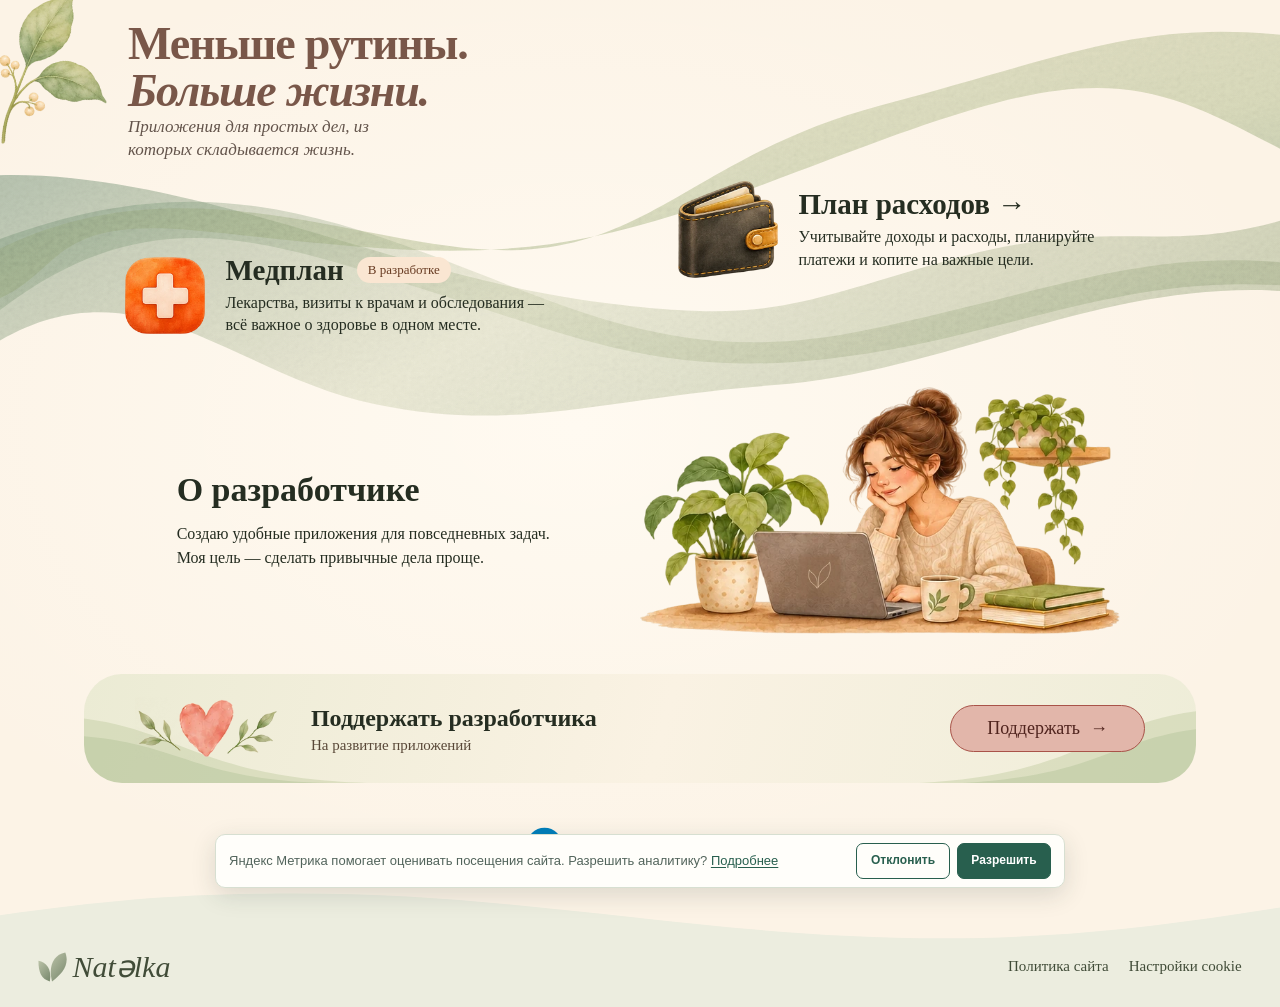
<file: index.html>
<!doctype html>
<html lang="ru">
<head>
<meta charset="utf-8">
<meta name="viewport" content="width=device-width,initial-scale=1">
<title>Приложения на каждый день — Natəlka</title>
<meta name="description" content="Приложения для повседневных дел: План расходов — учёт финансов и платежей, Медплан — в разработке.">
<meta property="og:type" content="website">
<meta property="og:locale" content="ru_RU">
<meta property="og:site_name" content="Natəlka">
<meta property="og:title" content="Приложения для повседневных задач">
<meta property="og:description" content="Меньше рутины. Больше жизни. Удобные приложения для простых дел.">
<meta property="og:url" content="https://nateelka.github.io/">
<meta property="og:image" content="https://nateelka.github.io/assets/og-home-preview.jpg">
<meta name="twitter:card" content="summary">
<meta name="twitter:image" content="https://nateelka.github.io/assets/og-home-preview.jpg">
<link rel="icon" href="assets/favicon.svg" type="image/svg+xml">
<link rel="stylesheet" href="assets/home-landing-v2.css?v=20261120-bio-offset">
<link rel="stylesheet" href="assets/analytics-consent.css?v=2">
<script src="assets/analytics-consent.js?v=2" defer></script>
<link rel="stylesheet" href="assets/catalogue-footer.css?v=6">
</head>
<body>
<a class="skip" href="#main">К содержимому</a>
<div class="site-shell">
<img class="wave-main" src="assets/home-watercolor-wave.svg?v=2" width="1440" height="540" alt="">
<span class="botanical-edge botanical-edge-top" aria-hidden="true"></span>

<main class="site-stage" id="main">
<section class="hero-block" aria-label="О приложениях">
<h1><span>Меньше рутины.</span><span class="green-word">Больше жизни.</span></h1>
<p>Приложения для простых дел, из которых складывается жизнь.</p>
</section>
<div class="app-pair">
<section class="plan-block" id="apps" aria-labelledby="plan-title">
<img class="wallet-symbol" src="assets/home-watercolor-wallet.webp" alt="Чёрный кошелёк и блокнот с золотыми деталями" width="320" height="311">
<div class="plan-content">
<h2 id="plan-title"><a href="/apps/plan-rashodov/">План расходов <span aria-hidden="true">→</span></a></h2>
<p class="full-summary">Учитывайте доходы и расходы, планируйте<br class="desktop-only"> платежи и копите на важные цели.</p>
</div>
</section>
<section class="health-block" aria-labelledby="health-title">
<img class="health-icon" src="assets/home-watercolor-health.webp" alt="" width="280" height="271">
<div class="health-content"><div class="health-title"><h2 id="health-title"><span class="desktop-health-name">Медплан</span><button type="button" class="diary-trigger" aria-haspopup="dialog" onclick="document.getElementById('diary-notice').showModal()">Медплан</button></h2><span class="pill">В разработке</span></div><p>Лекарства, визиты к врачам и обследования —<br class="desktop-only"> всё важное о здоровье в одном месте.</p></div>
</section>
</div>
<section class="about-block" id="about"><h2>О разработчике</h2><p>Создаю удобные приложения для повседневных задач.<br class="desktop-only"> Моя цель — сделать привычные дела проще.</p></section>
<div class="developer-illustration"><img src="assets/home-watercolor-developer.webp?v=double-leaf" alt="Разработчица с ноутбуком на фоне зелёных листьев" width="690" height="355"></div>
<section class="support-card support-banner" id="support" aria-labelledby="support-title">
  <img class="donate-heart" src="assets/home-support-heart.webp" width="208" height="91" alt="">
  <div class="donate-copy">
    <strong id="support-title">Поддержать <span class="wide-label">разработчика</span><span class="mobile-label">проект</span></strong>
    <span>На развитие приложений</span>
  </div>
  <a class="donate" href="https://yoomoney.ru/to/410011656643324" target="_blank" rel="noopener noreferrer"><span class="wide-label">Поддержать</span><span class="mobile-label">Перевести</span> <span aria-hidden="true">→</span></a>
</section>
<div class="links-strip" role="group" aria-label="Контакты">
<a class="contact-link" href="https://t.me/natelka_apps" target="_blank" rel="noopener noreferrer"><svg viewBox="0 0 56 56" aria-hidden="true"><circle cx="28" cy="28" r="27" fill="#007eba"/><path d="M12 28 43 15 36 43 26 35 22 40 21 31 12 28 Z M21 31 41 17 26 35" fill="none" stroke="#fff" stroke-width="2.5" stroke-linejoin="round" stroke-linecap="round"/></svg><span>Новости в Telegram</span><svg class="external" viewBox="0 0 24 24" aria-hidden="true"><path d="M5 19 19 5 M6 5h13v13" fill="none" stroke="currentColor" stroke-width="1.7" stroke-linecap="round" stroke-linejoin="round"/></svg></a>
</div>

</main>
</div>
<footer class="catalogue-footer catalogue-footer-home" id="footer">
<span class="signature-leaves"><svg viewBox="0 0 66 68" aria-hidden="true">
  <defs><linearGradient id="leaf-sage" x2=".7" y2="1"><stop stop-color="#bac2a7"/><stop offset="1" stop-color="#7f8e73"/></linearGradient></defs>
  <path fill="url(#leaf-sage)" d="M1 20C18 24 32 37 27 67C8 62 1 47 1 20Z"/>
  <path fill="url(#leaf-sage)" d="M62 1C35 6 23 32 32 67C54 51 73 29 62 1Z"/>
</svg>Natəlka</span>
<nav class="catalogue-nav catalogue-nav-home" aria-label="Ссылки в подвале"><a href="/site-privacy/">Политика сайта</a><a href="#analytics-settings" data-analytics-preferences>Настройки cookie</a></nav>
</footer>
<dialog id="diary-notice" aria-labelledby="diary-message">
  <form method="dialog"><button aria-label="Закрыть">×</button></form>
  <p id="diary-message">Приложение «Медплан» ещё в разработке.</p>
</dialog>
</body>
</html>
</file>
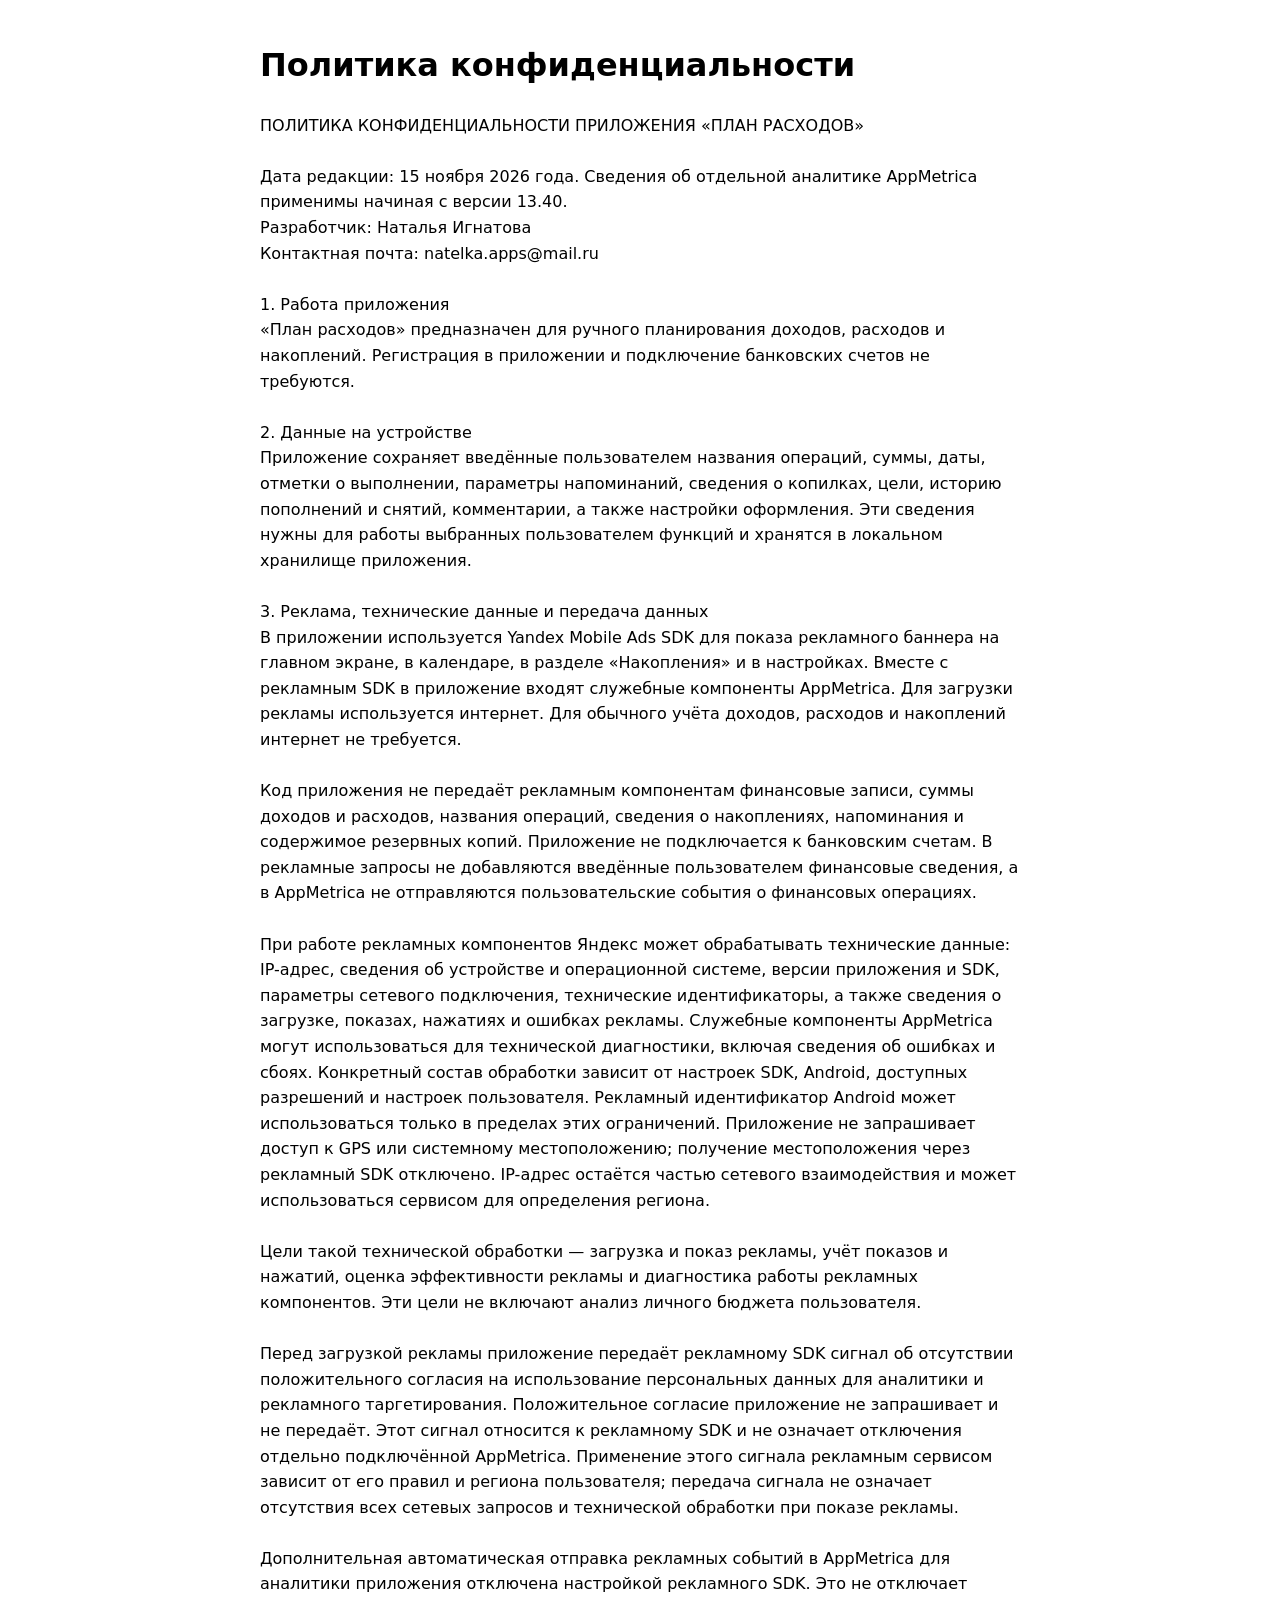
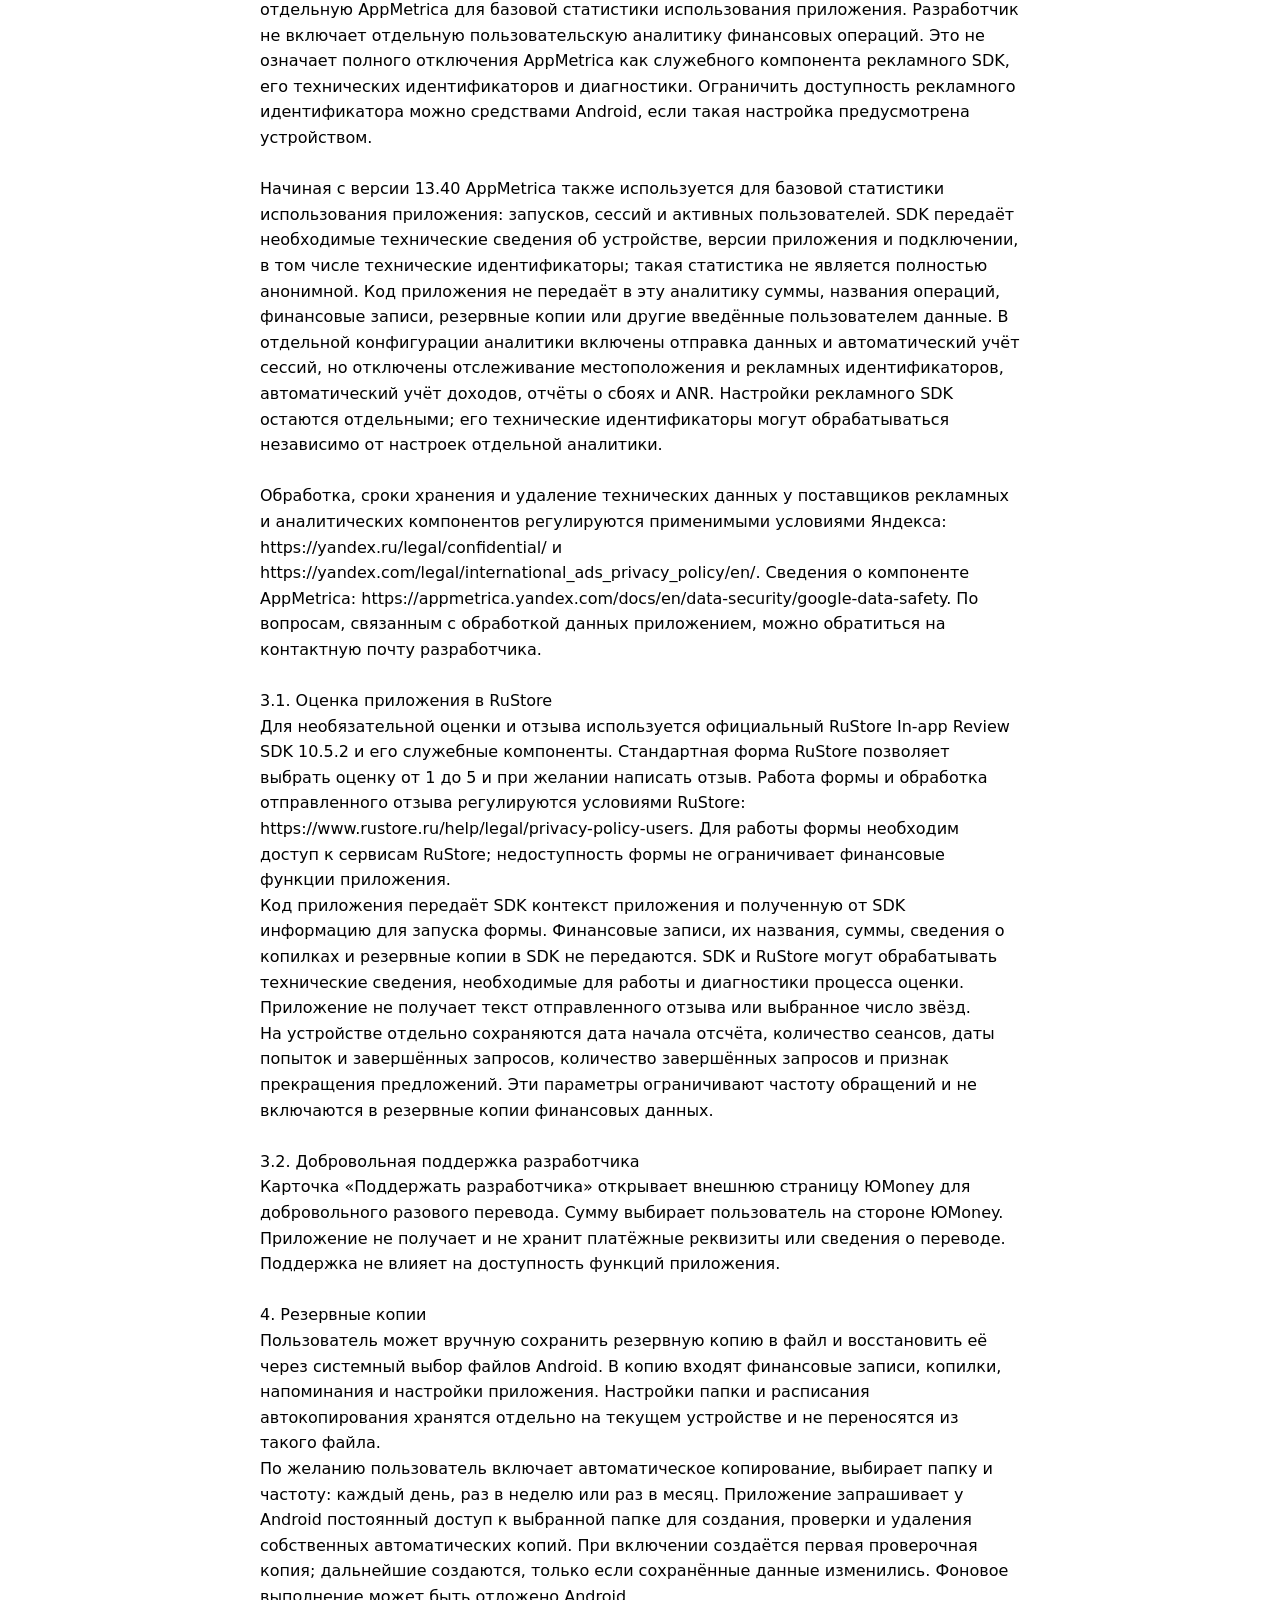
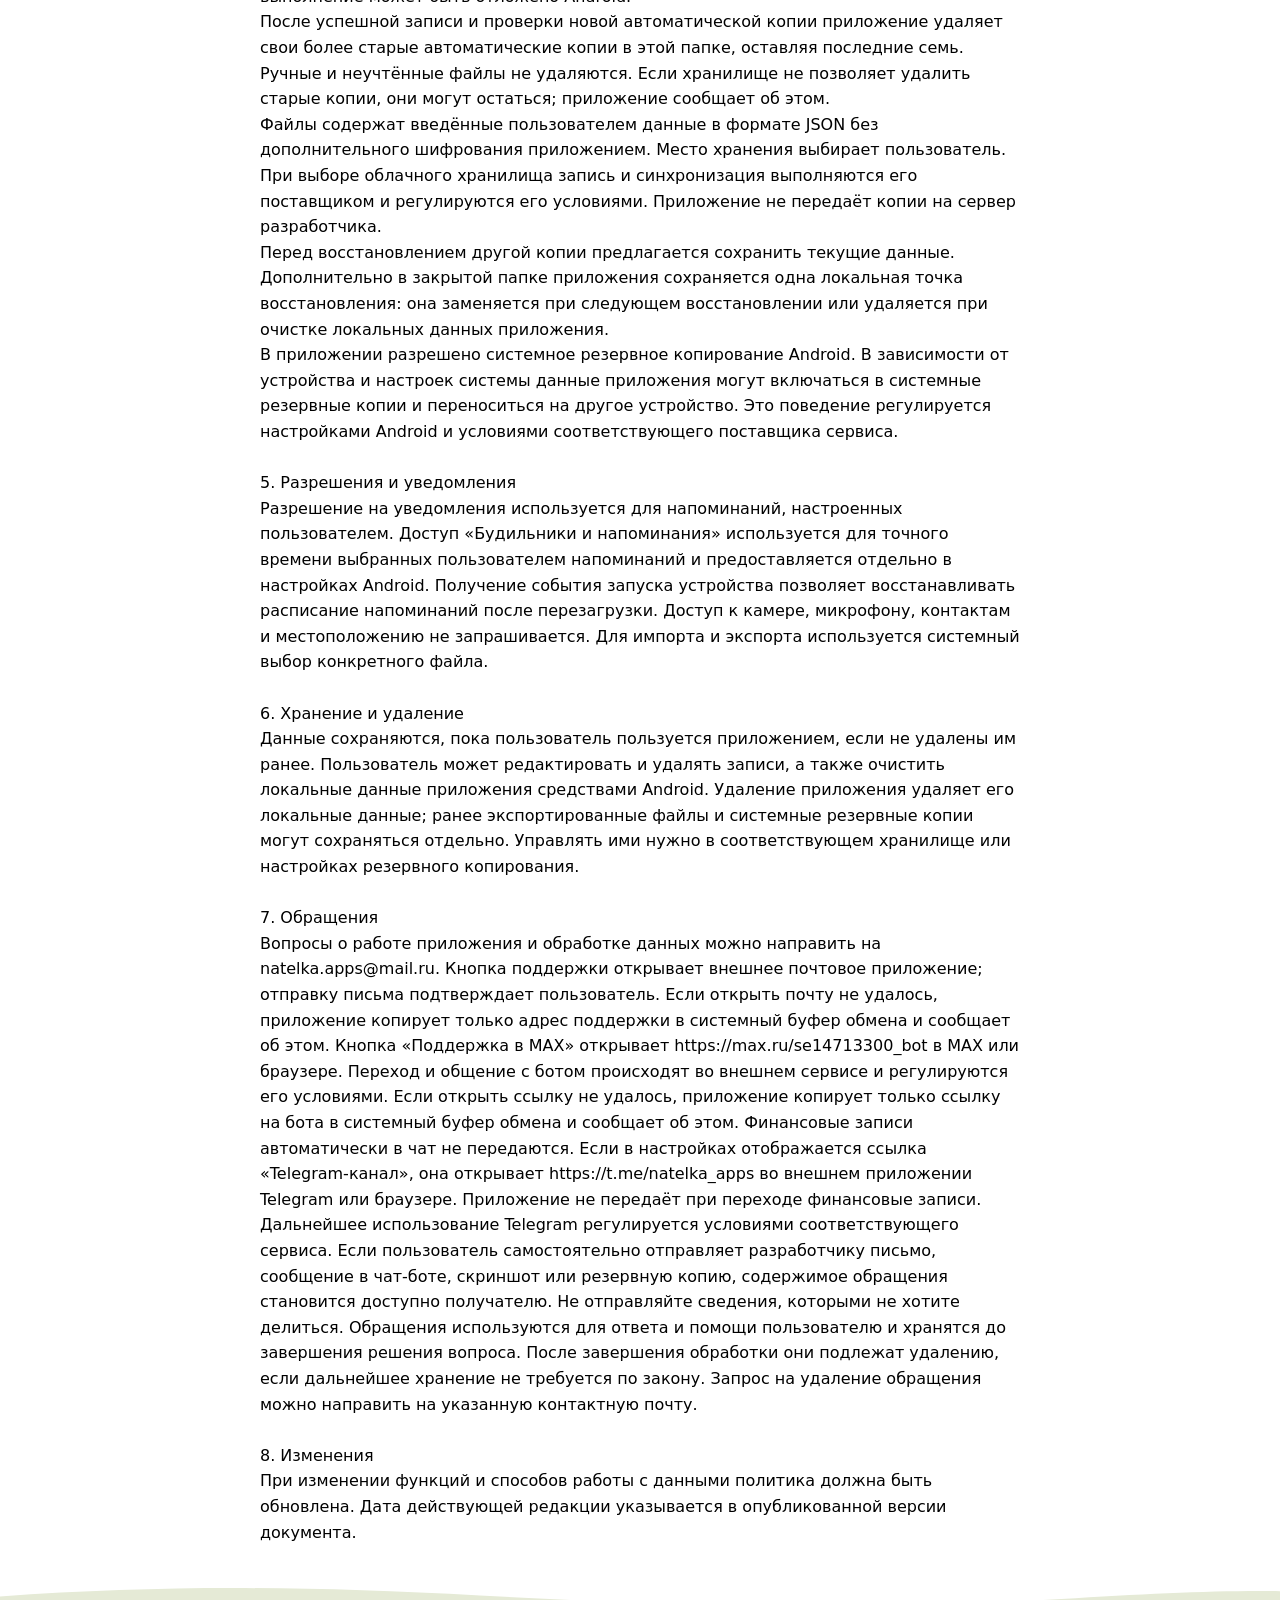
<file: planrashodov-privacy/index.html>
<!doctype html><html lang="ru"><meta charset="utf-8"><meta name="viewport" content="width=device-width,initial-scale=1"><title>План расходов — политика конфиденциальности</title><link rel="stylesheet" href="../assets/footer-wave.css"><style>body{font-family:system-ui,sans-serif;max-width:760px;margin:40px auto;padding:0 20px;line-height:1.6}p{white-space:pre-wrap}</style><h1>Политика конфиденциальности</h1><p>ПОЛИТИКА КОНФИДЕНЦИАЛЬНОСТИ ПРИЛОЖЕНИЯ «ПЛАН РАСХОДОВ»

Дата редакции: 15 ноября 2026 года. Сведения об отдельной аналитике AppMetrica применимы начиная с версии 13.40.
Разработчик: Наталья Игнатова
Контактная почта: natelka.apps@mail.ru

1. Работа приложения
«План расходов» предназначен для ручного планирования доходов, расходов и накоплений. Регистрация в приложении и подключение банковских счетов не требуются.

2. Данные на устройстве
Приложение сохраняет введённые пользователем названия операций, суммы, даты, отметки о выполнении, параметры напоминаний, сведения о копилках, цели, историю пополнений и снятий, комментарии, а также настройки оформления. Эти сведения нужны для работы выбранных пользователем функций и хранятся в локальном хранилище приложения.

3. Реклама, технические данные и передача данных
В приложении используется Yandex Mobile Ads SDK для показа рекламного баннера на главном экране, в календаре, в разделе «Накопления» и в настройках. Вместе с рекламным SDK в приложение входят служебные компоненты AppMetrica. Для загрузки рекламы используется интернет. Для обычного учёта доходов, расходов и накоплений интернет не требуется.

Код приложения не передаёт рекламным компонентам финансовые записи, суммы доходов и расходов, названия операций, сведения о накоплениях, напоминания и содержимое резервных копий. Приложение не подключается к банковским счетам. В рекламные запросы не добавляются введённые пользователем финансовые сведения, а в AppMetrica не отправляются пользовательские события о финансовых операциях.

При работе рекламных компонентов Яндекс может обрабатывать технические данные: IP-адрес, сведения об устройстве и операционной системе, версии приложения и SDK, параметры сетевого подключения, технические идентификаторы, а также сведения о загрузке, показах, нажатиях и ошибках рекламы. Служебные компоненты AppMetrica могут использоваться для технической диагностики, включая сведения об ошибках и сбоях. Конкретный состав обработки зависит от настроек SDK, Android, доступных разрешений и настроек пользователя. Рекламный идентификатор Android может использоваться только в пределах этих ограничений. Приложение не запрашивает доступ к GPS или системному местоположению; получение местоположения через рекламный SDK отключено. IP-адрес остаётся частью сетевого взаимодействия и может использоваться сервисом для определения региона.

Цели такой технической обработки — загрузка и показ рекламы, учёт показов и нажатий, оценка эффективности рекламы и диагностика работы рекламных компонентов. Эти цели не включают анализ личного бюджета пользователя.

Перед загрузкой рекламы приложение передаёт рекламному SDK сигнал об отсутствии положительного согласия на использование персональных данных для аналитики и рекламного таргетирования. Положительное согласие приложение не запрашивает и не передаёт. Этот сигнал относится к рекламному SDK и не означает отключения отдельно подключённой AppMetrica. Применение этого сигнала рекламным сервисом зависит от его правил и региона пользователя; передача сигнала не означает отсутствия всех сетевых запросов и технической обработки при показе рекламы.

Дополнительная автоматическая отправка рекламных событий в AppMetrica для аналитики приложения отключена настройкой рекламного SDK. Это не отключает отдельную AppMetrica для базовой статистики использования приложения. Разработчик не включает отдельную пользовательскую аналитику финансовых операций. Это не означает полного отключения AppMetrica как служебного компонента рекламного SDK, его технических идентификаторов и диагностики. Ограничить доступность рекламного идентификатора можно средствами Android, если такая настройка предусмотрена устройством.

Начиная с версии 13.40 AppMetrica также используется для базовой статистики использования приложения: запусков, сессий и активных пользователей. SDK передаёт необходимые технические сведения об устройстве, версии приложения и подключении, в том числе технические идентификаторы; такая статистика не является полностью анонимной. Код приложения не передаёт в эту аналитику суммы, названия операций, финансовые записи, резервные копии или другие введённые пользователем данные. В отдельной конфигурации аналитики включены отправка данных и автоматический учёт сессий, но отключены отслеживание местоположения и рекламных идентификаторов, автоматический учёт доходов, отчёты о сбоях и ANR. Настройки рекламного SDK остаются отдельными; его технические идентификаторы могут обрабатываться независимо от настроек отдельной аналитики.

Обработка, сроки хранения и удаление технических данных у поставщиков рекламных и аналитических компонентов регулируются применимыми условиями Яндекса: https://yandex.ru/legal/confidential/ и https://yandex.com/legal/international_ads_privacy_policy/en/. Сведения о компоненте AppMetrica: https://appmetrica.yandex.com/docs/en/data-security/google-data-safety. По вопросам, связанным с обработкой данных приложением, можно обратиться на контактную почту разработчика.

3.1. Оценка приложения в RuStore
Для необязательной оценки и отзыва используется официальный RuStore In-app Review SDK 10.5.2 и его служебные компоненты. Стандартная форма RuStore позволяет выбрать оценку от 1 до 5 и при желании написать отзыв. Работа формы и обработка отправленного отзыва регулируются условиями RuStore: https://www.rustore.ru/help/legal/privacy-policy-users. Для работы формы необходим доступ к сервисам RuStore; недоступность формы не ограничивает финансовые функции приложения.
Код приложения передаёт SDK контекст приложения и полученную от SDK информацию для запуска формы. Финансовые записи, их названия, суммы, сведения о копилках и резервные копии в SDK не передаются. SDK и RuStore могут обрабатывать технические сведения, необходимые для работы и диагностики процесса оценки. Приложение не получает текст отправленного отзыва или выбранное число звёзд.
На устройстве отдельно сохраняются дата начала отсчёта, количество сеансов, даты попыток и завершённых запросов, количество завершённых запросов и признак прекращения предложений. Эти параметры ограничивают частоту обращений и не включаются в резервные копии финансовых данных.

3.2. Добровольная поддержка разработчика
Карточка «Поддержать разработчика» открывает внешнюю страницу ЮMoney для добровольного разового перевода. Сумму выбирает пользователь на стороне ЮMoney. Приложение не получает и не хранит платёжные реквизиты или сведения о переводе. Поддержка не влияет на доступность функций приложения.

4. Резервные копии
Пользователь может вручную сохранить резервную копию в файл и восстановить её через системный выбор файлов Android. В копию входят финансовые записи, копилки, напоминания и настройки приложения. Настройки папки и расписания автокопирования хранятся отдельно на текущем устройстве и не переносятся из такого файла.
По желанию пользователь включает автоматическое копирование, выбирает папку и частоту: каждый день, раз в неделю или раз в месяц. Приложение запрашивает у Android постоянный доступ к выбранной папке для создания, проверки и удаления собственных автоматических копий. При включении создаётся первая проверочная копия; дальнейшие создаются, только если сохранённые данные изменились. Фоновое выполнение может быть отложено Android.
После успешной записи и проверки новой автоматической копии приложение удаляет свои более старые автоматические копии в этой папке, оставляя последние семь. Ручные и неучтённые файлы не удаляются. Если хранилище не позволяет удалить старые копии, они могут остаться; приложение сообщает об этом.
Файлы содержат введённые пользователем данные в формате JSON без дополнительного шифрования приложением. Место хранения выбирает пользователь. При выборе облачного хранилища запись и синхронизация выполняются его поставщиком и регулируются его условиями. Приложение не передаёт копии на сервер разработчика.
Перед восстановлением другой копии предлагается сохранить текущие данные. Дополнительно в закрытой папке приложения сохраняется одна локальная точка восстановления: она заменяется при следующем восстановлении или удаляется при очистке локальных данных приложения.
В приложении разрешено системное резервное копирование Android. В зависимости от устройства и настроек системы данные приложения могут включаться в системные резервные копии и переноситься на другое устройство. Это поведение регулируется настройками Android и условиями соответствующего поставщика сервиса.

5. Разрешения и уведомления
Разрешение на уведомления используется для напоминаний, настроенных пользователем. Доступ «Будильники и напоминания» используется для точного времени выбранных пользователем напоминаний и предоставляется отдельно в настройках Android. Получение события запуска устройства позволяет восстанавливать расписание напоминаний после перезагрузки. Доступ к камере, микрофону, контактам и местоположению не запрашивается. Для импорта и экспорта используется системный выбор конкретного файла.

6. Хранение и удаление
Данные сохраняются, пока пользователь пользуется приложением, если не удалены им ранее. Пользователь может редактировать и удалять записи, а также очистить локальные данные приложения средствами Android. Удаление приложения удаляет его локальные данные; ранее экспортированные файлы и системные резервные копии могут сохраняться отдельно. Управлять ими нужно в соответствующем хранилище или настройках резервного копирования.

7. Обращения
Вопросы о работе приложения и обработке данных можно направить на natelka.apps@mail.ru. Кнопка поддержки открывает внешнее почтовое приложение; отправку письма подтверждает пользователь. Если открыть почту не удалось, приложение копирует только адрес поддержки в системный буфер обмена и сообщает об этом. Кнопка «Поддержка в MAX» открывает https://max.ru/se14713300_bot в MAX или браузере. Переход и общение с ботом происходят во внешнем сервисе и регулируются его условиями. Если открыть ссылку не удалось, приложение копирует только ссылку на бота в системный буфер обмена и сообщает об этом. Финансовые записи автоматически в чат не передаются. Если в настройках отображается ссылка «Telegram-канал», она открывает https://t.me/natelka_apps во внешнем приложении Telegram или браузере. Приложение не передаёт при переходе финансовые записи. Дальнейшее использование Telegram регулируется условиями соответствующего сервиса. Если пользователь самостоятельно отправляет разработчику письмо, сообщение в чат-боте, скриншот или резервную копию, содержимое обращения становится доступно получателю. Не отправляйте сведения, которыми не хотите делиться. Обращения используются для ответа и помощи пользователю и хранятся до завершения решения вопроса. После завершения обработки они подлежат удалению, если дальнейшее хранение не требуется по закону. Запрос на удаление обращения можно направить на указанную контактную почту.

8. Изменения
При изменении функций и способов работы с данными политика должна быть обновлена. Дата действующей редакции указывается в опубликованной версии документа.
</p></html>
</file>
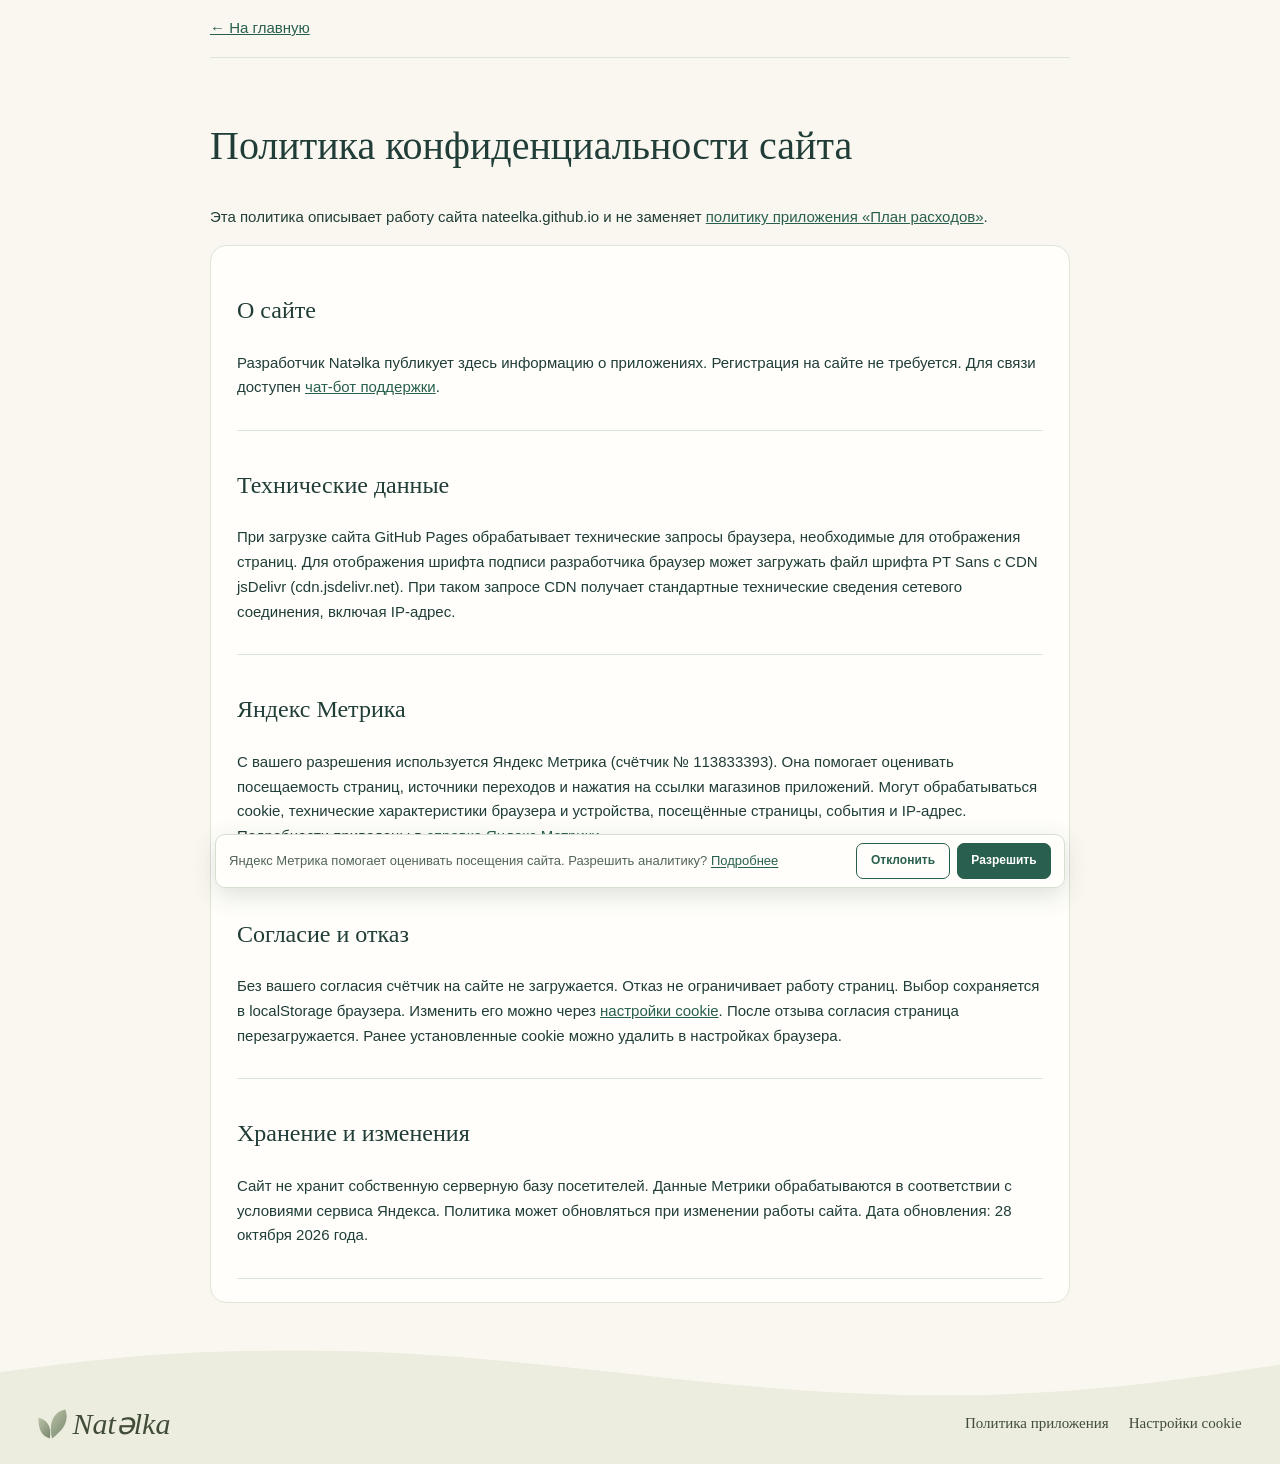
<file: site-privacy/index.html>
<!doctype html>
<html lang="ru"><head><meta charset="utf-8"><meta name="viewport" content="width=device-width,initial-scale=1"><title>Политика конфиденциальности сайта — Natəlka</title>
<meta name="description" content="Информация об аналитике и конфиденциальности сайта Natəlka."><link rel="icon" href="../assets/favicon.svg" type="image/svg+xml">
<link rel="stylesheet" href="../assets/site-privacy.css?v=1"><link rel="stylesheet" href="../assets/footer-refined.css?v=5"><link rel="stylesheet" href="../assets/analytics-consent.css?v=2">
<script src="../assets/analytics-consent.js?v=2" defer></script><link rel="stylesheet" href="../assets/catalogue-footer.css?v=3">
</head>
<body><div class="topbar wrap"><a href="/">← На главную</a></div>
<main class="wrap"><h1>Политика конфиденциальности сайта</h1>
<p>Эта политика описывает работу сайта nateelka.github.io и не заменяет <a href="https://nateelka.github.io/planrashodov-privacy/">политику приложения «План расходов»</a>.</p>
<article>
<section><h2>О сайте</h2><p>Разработчик Natəlka публикует здесь информацию о приложениях. Регистрация на сайте не требуется. Для связи доступен <a href="https://max.ru/se14713300_bot">чат-бот поддержки</a>.</p></section>
<section><h2>Технические данные</h2><p>При загрузке сайта GitHub Pages обрабатывает технические запросы браузера, необходимые для отображения страниц. Для отображения шрифта подписи разработчика браузер может загружать файл шрифта PT Sans с CDN jsDelivr (cdn.jsdelivr.net). При таком запросе CDN получает стандартные технические сведения сетевого соединения, включая IP-адрес.</p></section>
<section><h2>Яндекс Метрика</h2><p>С вашего разрешения используется Яндекс Метрика (счётчик № 113833393). Она помогает оценивать посещаемость страниц, источники переходов и нажатия на ссылки магазинов приложений. Могут обрабатываться cookie, технические характеристики браузера и устройства, посещённые страницы, события и IP-адрес. Подробности приведены в <a href="https://yandex.ru/support/metrica/ru/general/cookie-usage.html">справке Яндекс Метрики</a>.</p></section>
<section id="analytics-settings"><h2>Согласие и отказ</h2><p>Без вашего согласия счётчик на сайте не загружается. Отказ не ограничивает работу страниц. Выбор сохраняется в localStorage браузера. Изменить его можно через <a href="#analytics-settings" data-analytics-preferences>настройки cookie</a>. После отзыва согласия страница перезагружается. Ранее установленные cookie можно удалить в настройках браузера.</p></section>
<section><h2>Хранение и изменения</h2><p>Сайт не хранит собственную серверную базу посетителей. Данные Метрики обрабатываются в соответствии с условиями сервиса Яндекса. Политика может обновляться при изменении работы сайта. Дата обновления: 28 октября 2026 года.</p></section>
</article></main><footer class="catalogue-footer" id="footer">
<span class="signature-leaves"><svg viewBox="0 0 66 68" aria-hidden="true">
  <defs><linearGradient id="leaf-sage" x2=".7" y2="1"><stop stop-color="#bac2a7"/><stop offset="1" stop-color="#7f8e73"/></linearGradient></defs>
  <path fill="url(#leaf-sage)" d="M1 20C18 24 32 37 27 67C8 62 1 47 1 20Z"/>
  <path fill="url(#leaf-sage)" d="M62 1C35 6 23 32 32 67C54 51 73 29 62 1Z"/>
</svg>Natəlka</span>
<nav class="catalogue-nav" aria-label="Ссылки в подвале"><a href="https://nateelka.github.io/planrashodov-privacy/">Политика приложения</a><a href="#analytics-settings" data-analytics-preferences>Настройки cookie</a></nav>
</footer></body></html>
</file>
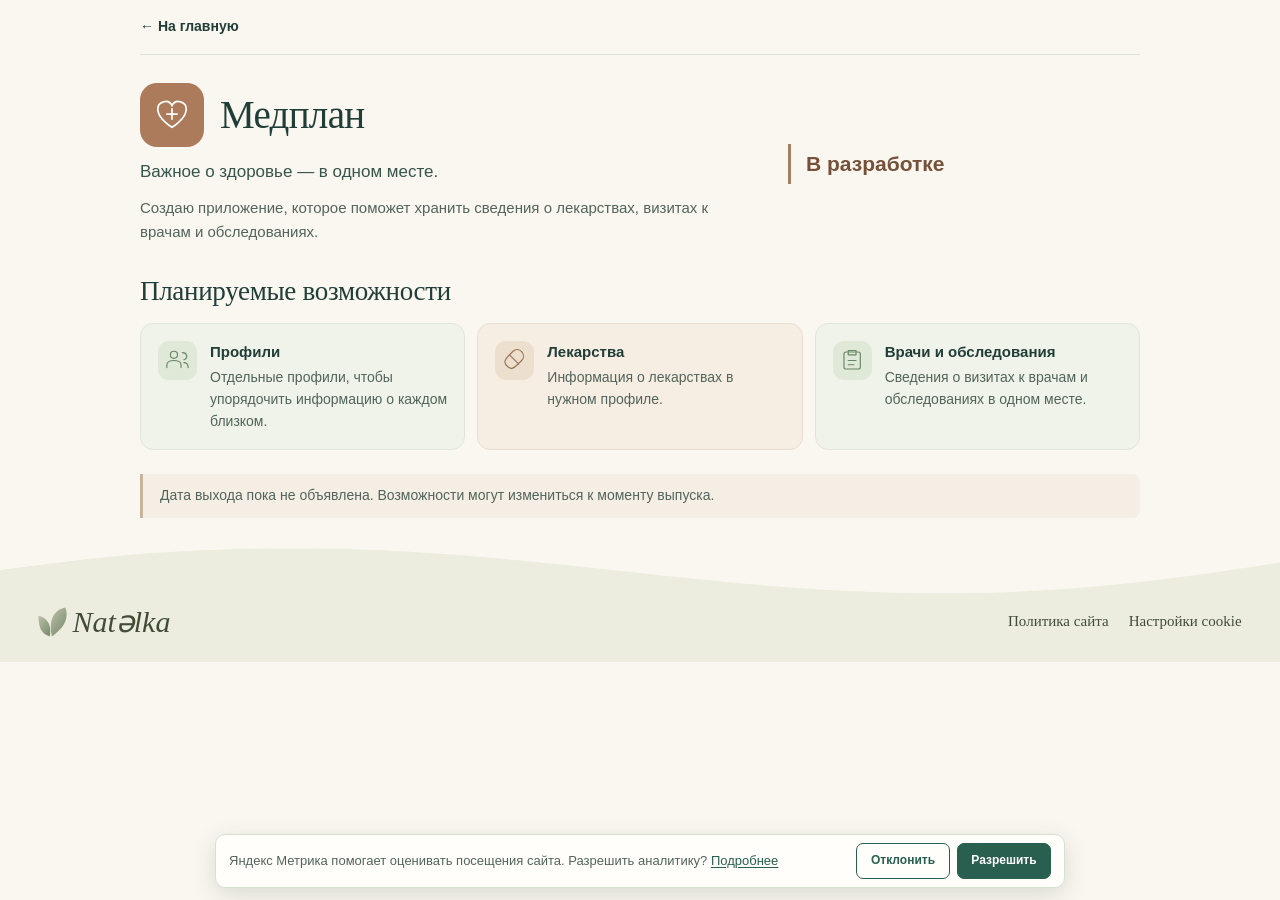
<file: apps/family-health/index.html>
<!doctype html>
<html lang="ru">
<head>
<meta charset="utf-8">
<meta name="viewport" content="width=device-width,initial-scale=1">
<title>Медплан — в разработке · Natəlka</title>
<meta name="description" content="Планируемое приложение для сведений о здоровье, лекарствах, визитах к врачам и обследованиях. В разработке, дата выхода пока не объявлена.">
<link rel="icon" href="../../assets/favicon.svg" type="image/svg+xml">
<link rel="stylesheet" href="../../assets/health-approved.css?v=ce945035ae99">
<link rel="stylesheet" href="../../assets/mobile-footer.css?v=945931d30997">
<link rel="stylesheet" href="../../assets/footer-refined.css?v=6">

<!-- Optional analytics: the counter loads only after consent -->
<link rel="stylesheet" href="../../assets/analytics-consent.css?v=2">
<script src="../../assets/analytics-consent.js?v=2" defer></script>
<link rel="stylesheet" href="../../assets/catalogue-footer.css?v=3">
</head>

<body class="layout-one">



<a class="skip" href="#main">К содержимому</a>

<div class="topbar wrap">
    <a class="home-link" href="https://nateelka.github.io/">← На главную</a>
</div>

<main class="wrap" id="main">

<section class="health-hero">
<div>
    <div class="title-row">
        <span class="health-app-icon" aria-hidden="true">
            <svg viewBox="0 0 40 40" fill="none" stroke="currentColor" stroke-width="1.8">
                <path d="M20 33S5 24 5 14a8 8 0 0 1 15-4 8 8 0 0 1 15 4c0 10-15 19-15 19Z"/>
                <path d="M20 13v12m-6-6h12"/>
            </svg>
        </span>
        <h1>Медплан</h1>
    </div>

    <p class="lead">Важное о здоровье — в одном месте.</p>
    <p class="summary">Создаю приложение, которое поможет хранить сведения о лекарствах, визитах к врачам и обследованиях.</p>
</div>

<span class="development-badge">В разработке</span>
</section>

<section class="planned-section" aria-labelledby="planned">

<h2 id="planned">Планируемые возможности</h2>

<div class="feature-grid">

    <article class="feature">
        <span class="feature-icon">
            <svg viewBox="0 0 38 38" fill="none" stroke="currentColor" stroke-width="1.6" stroke-linecap="round" stroke-linejoin="round" aria-hidden="true">
                <circle cx="14" cy="11" r="5"/>
                <path d="M4 29V25C4 17 24 17 24 25V29M26 8C33 8 34 16 28 18M28 22C33 22 34 25 34 29"/>
            </svg>
        </span>
        <h3>Профили</h3>
        <p>Отдельные профили, чтобы упорядочить информацию о каждом близком.</p>
    </article>

    <article class="feature">
        <span class="feature-icon">
            <svg viewBox="0 0 38 38" fill="none" stroke="currentColor" stroke-width="1.6" stroke-linecap="round" stroke-linejoin="round" aria-hidden="true">
                <path d="M9 27C2 22 7 16 11 12L17 6C25-2 37 11 29 19L23 25C19 29 14 33 9 27ZM12 11L25 24"/>
            </svg>
        </span>
        <h3>Лекарства</h3>
        <p>Информация о лекарствах в нужном профиле.</p>
    </article>

    <article class="feature">
        <span class="feature-icon">
            <svg viewBox="0 0 38 38" fill="none" stroke="currentColor" stroke-width="1.6" stroke-linecap="round" stroke-linejoin="round" aria-hidden="true">
                <rect x="7" y="7" width="23" height="24" rx="3"/>
                <path d="M13 5H24V11H13ZM13 19H24M13 25H21"/>
            </svg>
        </span>
        <h3>Врачи и обследования</h3>
        <p>Сведения о визитах к врачам и обследованиях в одном месте.</p>
    </article>

</div>
</section>

<aside class="health-note">
    <p>Дата выхода пока не объявлена. Возможности могут измениться к моменту выпуска.</p>
</aside>

</main>

<footer class="catalogue-footer" id="footer">
<span class="signature-leaves"><svg viewBox="0 0 66 68" aria-hidden="true">
  <defs><linearGradient id="leaf-sage" x2=".7" y2="1"><stop stop-color="#bac2a7"/><stop offset="1" stop-color="#7f8e73"/></linearGradient></defs>
  <path fill="url(#leaf-sage)" d="M1 20C18 24 32 37 27 67C8 62 1 47 1 20Z"/>
  <path fill="url(#leaf-sage)" d="M62 1C35 6 23 32 32 67C54 51 73 29 62 1Z"/>
</svg>Natəlka</span>
<nav class="catalogue-nav" aria-label="Ссылки в подвале">
        <a href="/site-privacy/">Политика сайта</a>
        <a href="#analytics-settings" data-analytics-preferences>Настройки cookie</a>
    </nav>
</footer>

</body>
</html>
</file>
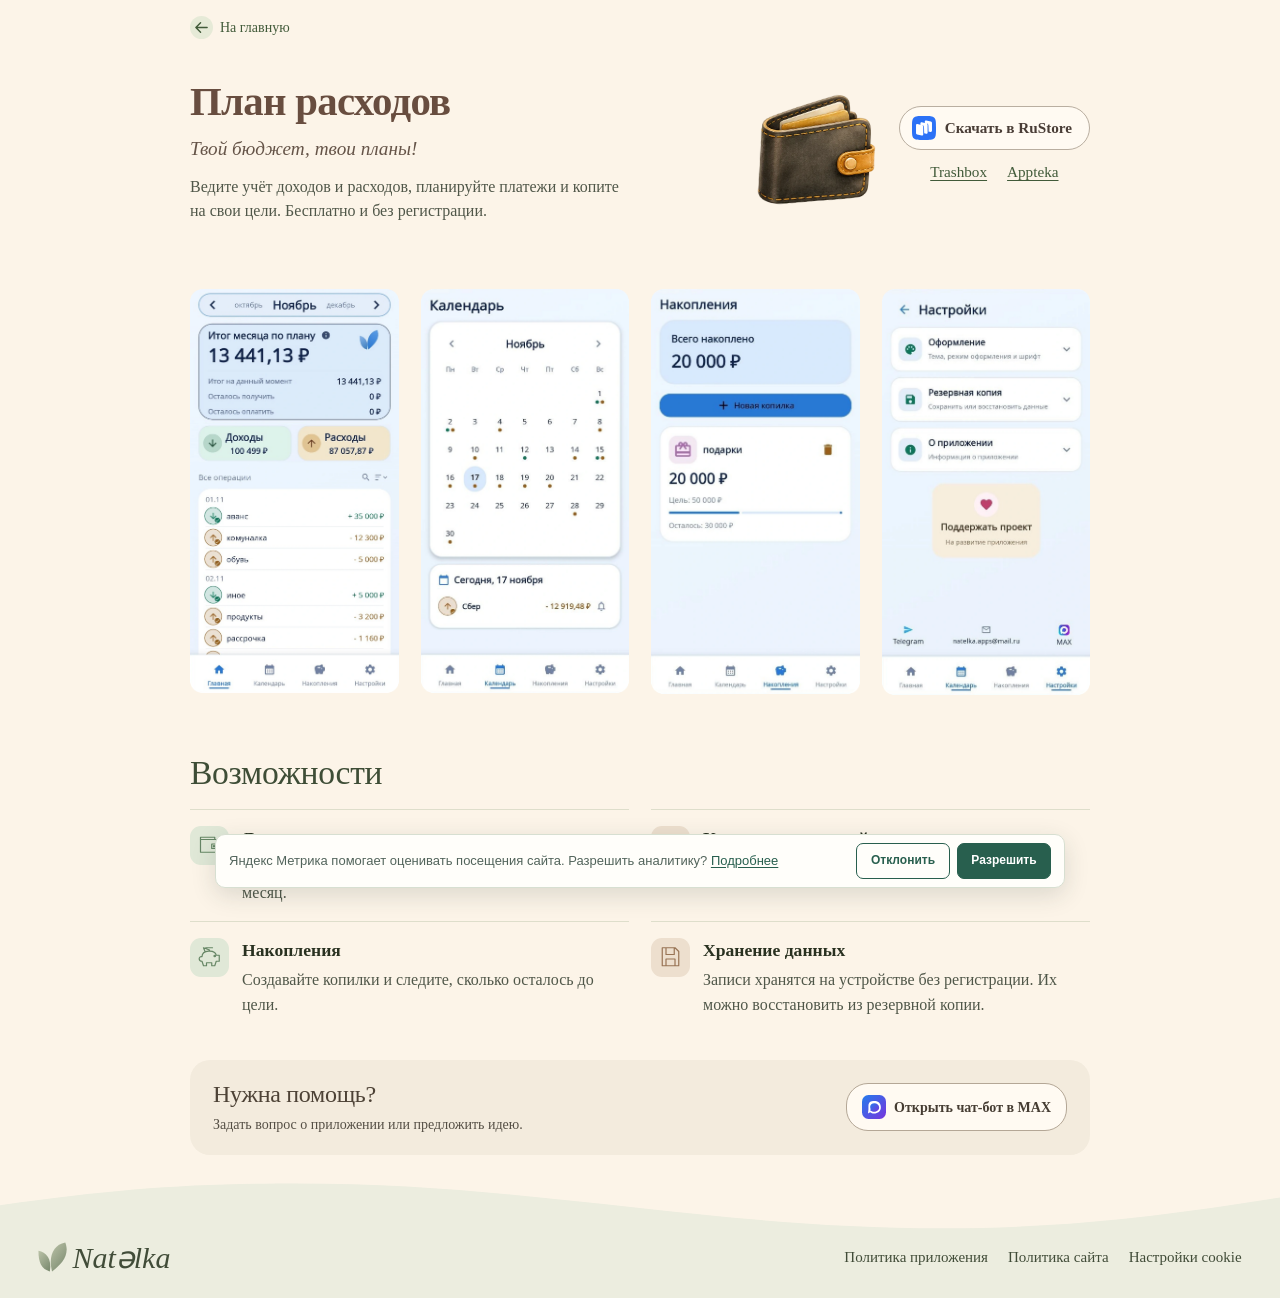
<file: apps/plan-rashodov/index.html>
<!doctype html>
<html lang="ru">
<head>
<meta charset="utf-8">
<meta name="viewport" content="width=device-width,initial-scale=1">
<title>План расходов — Natəlka</title>
<meta name="description" content="Бесплатное приложение для учёта доходов, расходов и накоплений. Планируйте платежи, сохраняйте записи и пользуйтесь без регистрации.">
<link rel="icon" href="../../assets/favicon.svg" type="image/svg+xml">
<link rel="stylesheet" href="../../assets/plan-approved.css?v=b29794c70305">
<link rel="stylesheet" href="../../assets/plan-watercolor.css?v=quiet-support">

<!-- Optional analytics: the counter loads only after consent -->
<link rel="stylesheet" href="../../assets/analytics-consent.css?v=2">
<script src="../../assets/analytics-consent.js?v=2" defer></script>
<link rel="stylesheet" href="../../assets/catalogue-footer.css?v=3">
</head>
<body>



<a class="skip" href="#main">К содержимому</a>

<div class="topbar wrap">
    <a class="home-link" href="/"><span aria-hidden="true"><svg width="15" height="15" viewBox="0 0 16 16" fill="none" stroke="currentColor" stroke-width="1.5" stroke-linecap="round" stroke-linejoin="round"><path d="M14 8H2m5-5L2 8l5 5"/></svg></span>На главную</a>
</div>

<main class="wrap" id="main">

<section class="hero" aria-labelledby="plan-name">
<div>
<h1 id="plan-name"><svg class="mobile-wallet-mark" viewBox="44 49 410 380" aria-hidden="true" focusable="false">
<defs><clipPath id="wallet-outline"><path d="M50 228 Q48 209 77 199 L191 168 L214 96 Q221 64 250 70 L263 72 Q272 51 288 56 Q302 58 300 79 L317 83 Q328 64 341 68 Q356 69 354 92 L370 97 Q380 77 395 82 Q410 86 407 104 L421 108 Q449 116 445 146 L391 348 Q383 373 356 369 L308 356 L310 373 Q310 393 284 399 L148 422 Q95 428 81 391 Z"/></clipPath></defs>
<image href="../../assets/plan-rashodov-icon.png" width="512" height="512" clip-path="url(#wallet-outline)"/>
</svg>План расходов</h1>

<p class="lead">Твой бюджет, твои планы!</p>

<p class="summary">Ведите учёт доходов и расходов, планируйте платежи и копите на свои цели. Бесплатно и без регистрации.</p>

</div>
<img class="hero-wallet" src="../../assets/home-watercolor-wallet.webp" width="320" height="311" alt="">
<div class="hero-install">
<div class="downloads" role="group" aria-label="Скачать приложение">
<a class="store-button rustore" href="https://rustore.ru/catalog/app/ru.planrashodov.app"><img src="../../assets/rustore-mark.svg" width="24" height="24" alt="">Скачать в RuStore</a>
<div class="other-stores">
<a class="store-button trashbox" href="https://trashbox.ru/topics/224541/plan-rashodov-13.23">Trashbox</a>
<a class="store-button appteka" href="https://appteka.store/app/49cr340523?from=profile&amp;ret=%2Fprofile%2F595218">Appteka</a>
</div>
</div>

</div>
</section>

<section class="screenshots-section" id="screenshots-title" aria-label="Экраны приложения">
<div class="screenshots">

<figure>
<a class="screenshot-link" href="../../assets/plan-screen-budget.webp" aria-label="Главный экран с бюджетом за месяц — увеличить изображение">
<img src="../../assets/plan-screen-budget.webp" alt="Главный экран с бюджетом за месяц" loading="lazy" width="889" height="1722">
<span class="zoom-hint" aria-hidden="true">
<svg viewBox="0 0 24 24" fill="none" stroke="currentColor" stroke-width="1.8">
<circle cx="10" cy="10" r="6"/>
<path d="M14.5 14.5L21 21M10 7V13M7 10H13"/>
</svg>
</span>
</a>
</figure>

<figure>
<a class="screenshot-link" href="../../assets/plan-screen-calendar.webp" aria-label="Календарь платежей за ноябрь — увеличить изображение">
<img src="../../assets/plan-screen-calendar.webp" alt="Календарь платежей за ноябрь" loading="lazy" width="871" height="1689">
<span class="zoom-hint" aria-hidden="true">
<svg viewBox="0 0 24 24" fill="none" stroke="currentColor" stroke-width="1.8">
<circle cx="10" cy="10" r="6"/>
<path d="M14.5 14.5L21 21M10 7V13M7 10H13"/>
</svg>
</span>
</a>
</figure>

<figure>
<a class="screenshot-link" href="../../assets/plan-screen-savings.webp" aria-label="Накопления и прогресс по цели — увеличить изображение">
<img src="../../assets/plan-screen-savings.webp" alt="Накопления и прогресс по цели" loading="lazy" width="867" height="1685">
<span class="zoom-hint" aria-hidden="true">
<svg viewBox="0 0 24 24" fill="none" stroke="currentColor" stroke-width="1.8">
<circle cx="10" cy="10" r="6"/>
<path d="M14.5 14.5L21 21M10 7V13M7 10H13"/>
</svg>
</span>
</a>
</figure>

<figure>
<a class="screenshot-link" href="../../assets/plan-screen-settings.webp" aria-label="Настройки оформления и резервного копирования — увеличить изображение">
<img src="../../assets/plan-screen-settings.webp" alt="Настройки оформления и резервного копирования" loading="lazy" width="859" height="1673">
<span class="zoom-hint" aria-hidden="true">
<svg viewBox="0 0 24 24" fill="none" stroke="currentColor" stroke-width="1.8">
<circle cx="10" cy="10" r="6"/>
<path d="M14.5 14.5L21 21M10 7V13M7 10H13"/>
</svg>
</span>
</a>
</figure>

</div>
</section>

<section aria-labelledby="features">
<h2 id="features">Возможности</h2>

<div class="feature-grid">

<article class="feature">
<span class="feature-icon">
<svg viewBox="0 0 36 36" fill="none" stroke="currentColor" stroke-width="1.6" stroke-linecap="round" stroke-linejoin="round" aria-hidden="true">
<path d="M6 10H28V27H6Z"/>
<path d="M6 10V7H25V10M21 16H30V22H21Z"/>
<circle cx="24" cy="19" r=".8"/>
</svg>
</span>
<h3>Доходы и расходы</h3>
<p>Смотрите, сколько осталось получить и оплатить за месяц.</p>
</article>

<article class="feature">
<span class="feature-icon">
<svg viewBox="0 0 36 36" fill="none" stroke="currentColor" stroke-width="1.6" stroke-linecap="round" stroke-linejoin="round" aria-hidden="true">
<rect x="5" y="7" width="24" height="23" rx="3"/>
<path d="M11 4V10M23 4V10M5 14H29M10 19H14M20 19H24M10 24H14"/>
</svg>
</span>
<h3>Календарь платежей</h3>
<p>Выбирайте дату платежа и ставьте напоминание.</p>
</article>

<article class="feature">
<span class="feature-icon">
<svg viewBox="0 0 36 36" fill="none" stroke="currentColor" stroke-width="1.6" stroke-linecap="round" stroke-linejoin="round" aria-hidden="true">
<path d="M8 17C8 8 25 7 27 15H31V23H27L25 29H21V25H14V29H10L8 23C3 23 3 16 8 17ZM12 10L10 5L18 8M13 5H22"/>
<circle cx="25" cy="16" r="1"/>
</svg>
</span>
<h3>Накопления</h3>
<p>Создавайте копилки и следите, сколько осталось до цели.</p>
</article>

<article class="feature">
<span class="feature-icon">
<svg viewBox="0 0 36 36" fill="none" stroke="currentColor" stroke-width="1.6" stroke-linecap="round" stroke-linejoin="round" aria-hidden="true">
<path d="M7 5H24L29 10V29H7ZM12 5V14H23V5M12 29V20H24V29"/>
</svg>
</span>
<h3>Хранение данных</h3>
<p>Записи хранятся на устройстве без регистрации. Их можно восстановить из резервной копии.</p>
</article>

</div>
</section>

<section class="support-section" aria-labelledby="support-title">
<div>
<h2 id="support-title">Нужна помощь?</h2>
<p>Задать вопрос о приложении или предложить идею.</p>
</div>
<a class="support-button" href="https://max.ru/se14713300_bot"><svg class="support-mark" viewBox="0 0 56 56" aria-hidden="true"><defs><linearGradient id="max-colors" x2="1" y2="1"><stop stop-color="#237cec"/><stop offset="1" stop-color="#7734dd"/></linearGradient></defs><rect width="56" height="56" rx="15" fill="url(#max-colors)"/><path d="M15 26 C15 17 20 14 29 14 C39 14 44 20 44 29 C44 38 37 43 28 43 C24 43 22 42 19 40 L14 43 15 34 C15 31 15 29 15 26 Z" fill="#fff"/><path d="M19 28 C19 22 23 19 29 19 C35 19 40 23 40 29 C40 35 35 39 28 39 C24 39 22 37 20 36 L19 38 20 33 Z" fill="url(#max-colors)"/></svg>Открыть чат-бот в MAX</a>
</section>

</main>

<footer class="catalogue-footer" id="footer">
<span class="signature-leaves"><svg viewBox="0 0 66 68" aria-hidden="true">
  <defs><linearGradient id="leaf-sage" x2=".7" y2="1"><stop stop-color="#bac2a7"/><stop offset="1" stop-color="#7f8e73"/></linearGradient></defs>
  <path fill="url(#leaf-sage)" d="M1 20C18 24 32 37 27 67C8 62 1 47 1 20Z"/>
  <path fill="url(#leaf-sage)" d="M62 1C35 6 23 32 32 67C54 51 73 29 62 1Z"/>
</svg>Natəlka</span>
<nav class="catalogue-nav" aria-label="Ссылки в подвале"><a href="/planrashodov-privacy/">Политика приложения</a><a href="/site-privacy/">Политика сайта</a><a href="#analytics-settings" data-analytics-preferences>Настройки cookie</a></nav>
</footer>

<dialog class="image-viewer" aria-label="Просмотр скриншотов приложения">
<button type="button" class="viewer-close" aria-label="Закрыть просмотр" autofocus>×</button>
<button type="button" class="viewer-prev" aria-label="Предыдущий скриншот">‹</button>
<div class="viewer-stage">
<img class="viewer-image" alt="" draggable="false">
</div>
<button type="button" class="viewer-next" aria-label="Следующий скриншот">›</button>
<span class="viewer-counter" role="status" aria-live="polite"></span>
</dialog>

<script src="../../assets/plan-gallery.js?v=7cd1adf9a7e3" defer></script>

</body>
</html>
</file>
<file: assets/home-landing-v2.css>
:root {
  --paper: #fcf3e6;
  --ink: #252d21;
  --accent: #435c37;
  --serif: Georgia, 'Times New Roman', serif;
}
* { box-sizing: border-box; }
body {
  margin: 0;
  background: var(--paper);
  color: var(--ink);
  font: 16px/1.5 var(--serif);
}
h1, h2, p { margin: 0; }
a { color: inherit; text-underline-offset: .2em; }
a:hover { color: var(--accent); }
a:focus-visible { outline: 2px solid #774939; outline-offset: 5px; }
.skip { position: absolute; top: -100px; left: 16px; z-index: 10; background: white; padding: 12px; }
.skip:focus { top: 12px; }
.site-shell {
  position: relative;
  isolation: isolate;
  overflow: clip;
  background: radial-gradient(ellipse at 45% 48%, #fffaf1, transparent 75%);
}
.site-stage {
  max-width: 1460px;
  padding: 30px 5% 22px;
  margin: auto;
  display: grid;
  grid-template-columns: repeat(12, minmax(0, 1fr));
  align-items: center;
}
.wave-main, .wave-bottom, .botanical-edge {
  position: absolute;
  pointer-events: none;
  z-index: -1;
}
.wave-main {
  top: 6px;
  inset-inline: 0;
  width: 100%;
  height: clamp(350px, 37vw, 510px);
  object-fit: fill;
  object-position: center;
}
.wave-bottom { inset: auto 0 0; width: 100%; height: 144px; }
.botanical-edge {
  width: clamp(85px, 12vw, 175px);
  aspect-ratio: 1;
  background: url("home-watercolor-sprig.webp") center / contain no-repeat;
}
.botanical-edge-top { top: 0; left: -27px; transform: rotate(-15deg); opacity: .78; }
.botanical-edge-bottom { bottom: 49px; right: -45px; width: 132px; transform: scaleX(-1) rotate(-20deg); opacity: .61; }
.hero-block { grid-area: 1 / 2 / 2 / 8; padding-bottom: 12px; }
.hero-block h1 { color: #795749; font-size: clamp(36px, 4.2vw, 61px); line-height: 1.03; letter-spacing: -.025em; }
.hero-block h1 span { display: block; }
.green-word { font-style: italic; }
.hero-block p { max-width: 365px; margin-top: 1px; font-style: italic; color: #63544b; text-wrap: balance; font-size: clamp(16px, 1.45vw, 20px); line-height: 1.35; }
.plan-block, .health-block { display: flex; align-items: center; gap: clamp(12px, 2vw, 28px); }
.plan-block { grid-area: 2 / 7 / 3 / -1; margin-top: -46px; }
.health-block { grid-area: 3 / 2 / 4 / 8; margin-top: 15px; }
.wallet-symbol, .health-icon {
  display: block;
  width: clamp(72px, 8vw, 108px);
  height: auto;
  aspect-ratio: 1;
  object-fit: contain;
}
.wallet-symbol { width: clamp(83px, 10vw, 138px); }
.plan-content, .health-content { min-width: 0; }
.plan-content h2, .health-title h2 { font-size: clamp(26px, 2.65vw, 38px); line-height: 1.12; }
.plan-content p, .health-content p { margin-top: 6px; line-height: 1.4; }
.plan-content h2 a { color: inherit; text-decoration: none; }
.plan-content h2 a:hover { color: var(--accent); text-decoration: underline; }
.plan-content h2 span { font-weight: normal; }
.health-title { display: flex; align-items: center; flex-wrap: wrap; gap: 6px 13px; }
.pill { border-radius: 20px; padding: 3px 11px; background: #fae6d2; color: #683b22; font-size: 13px; white-space: nowrap; }
.about-block { grid-area: 4 / 1 / 5 / 6; margin-top: 18px; }
.about-block h2 { font-size: clamp(29px, 3.5vw, 47px); line-height: 1.1; margin-bottom: 14px; }
.developer-illustration { grid-area: 4 / 6 / 5 / -1; margin: -2px 0 0; width: min(100%, 690px); justify-self: end; }
.developer-illustration img { display: block; width: 100%; height: auto; }
.support-banner {
  grid-area: 5 / 1 / 6 / -1;
  display: grid;
  grid-template-columns: auto minmax(0, 1fr) auto;
  align-items: center;
  gap: clamp(12px, 2.4vw, 33px);
  margin-top: 6px;
  padding: clamp(15px, 1.8vw, 23px) clamp(20px, 4vw, 58px);
  border-radius: 38px;
  background:
    url("home-support-wave.svg") center / 100% 100% no-repeat,
    linear-gradient(105deg, #ebebd4, #faf2e3 52%, #eeedd8);
}
.donate-heart {
  display: block;
  width: clamp(86px, 15vw, 196px);
  height: auto;
}
.support-banner .mobile-label { display: none; }
.donate-copy { display: grid; line-height: 1.25; gap: 3px; }
.donate-copy strong { font-size: clamp(20px, 2.35vw, 31px); }
.donate-copy > span { color: #594838; font-size: 15px; }
.donate {
  display: inline-flex;
  justify-content: center;
  align-items: center;
  gap: 10px;
  min-height: 47px;
  padding: 7px clamp(16px, 2.8vw, 39px);
  border-radius: 40px;
  border: 1px solid #a95349;
  background: #e2b6aa;
  color: #50241e;
  text-decoration: none;
  font-size: clamp(17px, 1.7vw, 24px);
}
.donate:hover { color: #50241e; background: #dba396; }
.links-strip {
  grid-area: 6 / 1 / 7 / -1;
  display: flex;
  flex-wrap: wrap;
  justify-content: center;
  gap: 12px 32px;
  margin-top: 40px;
}
.contact-link {
  display: flex;
  justify-content: center;
  align-items: center;
  gap: 11px;
  min-height: 44px;
  text-decoration: none;
  font-size: clamp(16px, 1.8vw, 24px);
}
.contact-link span { text-decoration: underline; }
.contact-link svg { width: 37px; height: 37px; flex: none; }
.contact-link svg.external { width: 18px; height: 18px; }
.page-footer {
  grid-area: 7 / 1 / 8 / -1;
  display: flex;
  flex-wrap: wrap;
  justify-content: space-between;
  align-items: center;
  gap: 10px 28px;
  margin-top: 48px;
}
.brand-name { display: flex; align-items: center; gap: 4px; font: italic 400 clamp(25px, 3vw, 38px)/1.15 "Palatino Linotype", "Book Antiqua", Palatino, Georgia, serif; color: #414c38; }
.brand-name svg { width: 32px; height: 33px; }
.footer-links { display: flex; flex-wrap: wrap; gap: 6px 0; font-size: 15px; }
.footer-links a { padding: 0 13px; text-decoration: none; }
.footer-links a:first-child { padding-left: 0; }
.footer-links a:last-child { padding-right: 0; }
.footer-links a + a { border-left: 1px solid #7b826a; }
.footer-links a:hover { text-decoration: underline; }

@media (max-width: 1120px) {
  .site-stage { padding-inline: 5%; }
  .hero-block { grid-column: 1 / -1; }
  .plan-block, .health-block { margin-top: 25px; }
  .plan-block { grid-area: 2 / 1 / 3 / 7; padding-right: 16px; }
  .health-block { grid-area: 2 / 7 / 3 / -1; }
  .desktop-only { display: none; }
  .wave-main { top: 85px; height: 340px; }
  .botanical-edge-top { left: auto; right: -30px; transform: scaleX(-1); }
}
@media (max-width: 680px) {
  .site-stage { display: flex; flex-direction: column; align-items: stretch; padding: 16px 6% 24px; }
  .hero-block { padding: 0; }
  .hero-block h1 { font-size: clamp(30px, 8.3vw, 48px); max-width: 94%; }
  .plan-block, .health-block { margin-top: 25px; padding: 0; align-items: flex-start; }
  .wallet-symbol, .health-icon { width: clamp(65px, 16vw, 90px); flex: none; }
  .plan-content p, .health-content p, .about-block p { font-size: 16px; }
  .plan-block { margin-top: 45px; position: relative; isolation: isolate; }
  .wave-main { display: none; }
  .app-pair::after {
    content: "";
    position: absolute;
    z-index: -1;
    pointer-events: none;
    inset: auto -6.82% -54px;
    height: 50px;
    background: url("home-watercolor-wave.svg") center / 100% 100% no-repeat;
    opacity: .86;
  }
  .plan-content h2, .health-title h2 { font-size: 24px; }
  .about-block h2 { font: italic 400 26px/1.1 "Palatino Linotype", "Book Antiqua", Palatino, Georgia, serif; color: #414c38; }
  .about-block { margin-top: 35px; }
  .developer-illustration { width: min(100%, 475px); align-self: center; margin: 13px 0 0; }
  .support-banner { grid-template-columns: auto minmax(0, 1fr); border-radius: 26px; }
  .donate-heart { width: clamp(65px, 21vw, 115px); }
  .donate { grid-column: 2; justify-self: start; }
  .links-strip {
    display: grid;
    align-self: center;
    width: max-content;
    max-width: 100%;
    justify-content: stretch;
    gap: 2px;
    margin-top: 32px;
  }
  .contact-link {
    display: grid;
    grid-template-columns: 28px minmax(0, 1fr) 14px;
  }
  .contact-link svg { width: 28px; height: 28px; }
  .contact-link svg.external { width: 14px; height: 14px; }
  .botanical-edge-top { opacity: .27; }
  .botanical-edge-bottom { opacity: .23; bottom: 60px; width: 98px; }
  .page-footer { margin-top: 36px; }
  .footer-links { font-size: 13px; }
  .footer-links a { padding-inline: 7px; }
}

@media (min-width: 1121px) {
  .site-stage { max-width: 1200px; padding: 42px 44px 24px; }
  .hero-block h1 { font-size: 46px; }
  .hero-block p { font-size: 17px; max-width: 365px; }
  .hero-block {
    grid-column: 1 / 7;
    position: relative;
    top: -22px;
    left: calc(84px - max(0px, (100vw - 1200px) / 2));
  }
  .plan-block { margin-top: -16px; position: relative; left: clamp(24px, 3vw, 44px); }
  .health-block { position: relative; top: 12px; right: clamp(30px, 4vw, 64px); margin-block: -38px 64px; }
  .support-banner { margin-top: 40px; }
  .plan-block, .health-block { gap: 20px; }
  .wallet-symbol { width: 100px; }
  .health-icon { width: 80px; }
  .plan-content h2, .health-title h2 { font-size: 29px; }
  .about-block { grid-column: 2 / 7; }
  .about-block h2 { font-size: 34px; }
  .developer-illustration { grid-column: 7 / -1; justify-self: start; max-width: 480px; }
  .wave-main { height: 415px; }
  .botanical-edge-top { width: 132px; }
  .donate-heart { width: 145px; }
  .donate-copy strong { font-size: 24px; }
  .donate, .contact-link { font-size: 18px; }
  .brand-name { font-size: 29px; }
}

@media (max-width: 680px) {
  .plan-block, .health-block {
    display: grid;
    grid-template-columns: auto minmax(0, 1fr);
    align-items: center;
    gap: 8px 12px;
  }
  .wallet-symbol, .health-icon { width: clamp(42px, 11vw, 54px); }
  .plan-content, .health-content { display: contents; }
  .plan-content p, .health-content p {
    grid-column: 1 / -1;
    margin-top: 0;
  }
  .support-banner {
    margin-top: 20px;
    align-self: center;
    width: min(94%, 365px);
    padding: 12px clamp(10px, 3vw, 18px) 24px;
    background-position: center bottom, center;
    background-size: 100% 90px, cover;
    grid-template-columns: max-content max-content;
    justify-content: center;
    gap: 28px 8px;
  }
  .support-banner .wide-label { display: none; }
  .support-banner .mobile-label { display: inline; }
  .donate-copy { grid-area: 1 / 1 / 2 / -1; text-align: center; }
  .donate-heart { grid-column: 1; grid-row: 2; width: clamp(74px, 24vw, 100px); }
  .donate { grid-column: 2; grid-row: 2; padding-inline: 11px; gap: 6px; border-color: #bc8278; }
  .brand-name { margin-inline-start: calc(6px - 6vw); }
  .footer-links {
    flex: 0 0 calc(100% + 12vw - 16px);
    margin-inline: calc(8px - 6vw);
    justify-content: space-evenly;
    gap: 4px;
    font-size: clamp(11px, 3.25vw, 13px);
  }
  .footer-links a { padding: 6px 0; white-space: nowrap; }
  .footer-links a + a { border-left: 0; }
}

.app-pair { display: contents; }
.card-summary, .diary-trigger { display: none; }
#diary-notice {
  border: 1px solid #bbc2a4; border-radius: 16px; background: #fff8ed;
  color: var(--ink); max-width: min(320px, 88vw); padding: 30px 42px 26px 24px;
}
#diary-notice::backdrop { background: rgb(38 40 32 / 35%); }
#diary-notice button {
  position: absolute; top: 0; right: 0; width: 44px; height: 44px;
  border: 0; background: transparent; font-size: 24px; color: inherit; cursor: pointer;
}
@media (max-width: 680px) {
  .app-pair {
    position: relative; isolation: isolate; display: grid; grid-template-columns: repeat(2,minmax(0,1fr));
    gap: 14px; padding-inline: clamp(0px, calc(15vw - 48px), 21px); width: min(100%, 420px); align-self: center; margin: 34px auto 32px;
  }
  .app-pair section {
    grid-area: auto;
    position: relative; display: flex; flex-direction: column; align-items: stretch;
    gap: 0; min-width: 0; margin: 0; padding: 0 0 12px; text-align: center;
    container-type: inline-size;
    --icon-wash: #c4d39f;
    --card-paper: #edf0db;
    border: 0; border-radius: 14px; overflow: hidden;
    background: radial-gradient(ellipse 85% 72% at 50% 34%, var(--icon-wash) 10%, transparent 100%), var(--card-paper);
    box-shadow: 0 2px 8px rgb(93 69 35 / 9%);
  }
  .app-pair section:focus-within { outline: 2px solid var(--accent); outline-offset: 2px; }
  .app-pair img {
    width: 100%; height: auto; aspect-ratio: 1.08; object-fit: contain;
    padding: 30px 16px 6px; background: transparent;
    transform: scale(.88);
    transform-origin: 50% calc(50% + 12px);
  }
  .app-pair .health-block { --icon-wash: #f2bd94; --card-paper: #fae5cf; }
  .app-pair .pill {
    position: absolute; top: 6px; right: 8px; pointer-events: none;
    padding: 2px 7px; background: #fff3e0; font-size: .75rem; line-height: 1.3;
  }
  .app-pair h2 {
    font-size: clamp(.85rem, 9.8cqi, 1.2rem);
    letter-spacing: -.025em; line-height: 1.2; margin: 10px 3px 0;
  }
  .app-pair .health-title { display: grid; grid-template-columns: minmax(0, 1fr); justify-items: center; gap: 6px; }
  .app-pair .card-summary { display: block; margin: 6px 8px 0; font-size: 15px; line-height: 1.22; }
  .app-pair .full-summary, .health-content p, .desktop-health-name, .plan-content h2 span { display: none; }
  .diary-trigger { display: inline; padding: 0; border: 0; background: transparent; font: inherit; color: inherit; }
  .app-pair .plan-content h2 a {
    color: var(--accent);
    text-decoration: underline;
    text-decoration-thickness: 1px;
    text-underline-offset: .16em;
  }
  .plan-content h2 a::after, .diary-trigger::after { content: ""; position: absolute; inset: 0; cursor: pointer; }
}

@media (min-width: 681px) {
  .site-shell { container-type: inline-size; }
  .page-footer {
    margin-inline: calc((100% - 100cqw) / 2);
    padding: 40px 112px 4px 14px;
  }
  .page-footer .footer-links {
    margin-inline-start: auto;
    justify-content: flex-end;
  }
}
</file>
<file: assets/analytics-consent.css>
/* Compact, accessible consent bar that matches the site's palette. */
.nc-consent,.nc-consent *{box-sizing:border-box}
.nc-consent{position:fixed;z-index:1000;left:50%;bottom:12px;transform:translateX(-50%);width:min(850px,calc(100% - 24px));display:flex;align-items:center;gap:15px;padding:8px 13px;background:#fffefa;border:1px solid #d7dfd1;border-radius:10px;box-shadow:0 7px 24px rgba(31,53,45,.15);color:#203d38;font:13px/1.4 Arial,Helvetica,sans-serif}
.nc-consent__content{flex:1;min-width:0}
.nc-consent__content p{margin:0;color:#52645b;font:inherit}
.nc-consent__content a{color:#285f4e;text-decoration:underline;text-underline-offset:2px}
.nc-consent__content a:hover{text-decoration-thickness:2px}
.nc-consent__actions{display:flex;flex:0 0 auto;flex-direction:row;gap:7px}
.nc-consent__button{appearance:none;border:1px solid #285f4e;border-radius:7px;min-height:36px;min-width:94px;padding:8px 11px;font:600 12px/1.3 Arial,Helvetica,sans-serif;cursor:pointer;white-space:nowrap}
.nc-consent__button--allow{background:#285f4e;color:#fff}
.nc-consent__button--allow:hover{background:#204c3e}
.nc-consent__button--deny{background:#fffefa;color:#285f4e}
.nc-consent__button--deny:hover{background:#eff3e9}
.nc-consent__button:focus-visible,.nc-consent a:focus-visible{outline:3px solid #a37b54;outline-offset:3px}
@media(max-width:650px){.nc-consent{bottom:8px;width:calc(100% - 16px);display:block;padding:10px 12px;max-height:65vh;overflow-y:auto}.nc-consent__actions{justify-content:flex-end;margin-top:8px}.nc-consent__button{min-height:36px;min-width:92px}}
</file>
<file: assets/catalogue-footer.css>
footer.catalogue-footer {
  --wave-height: clamp(32px, 4vw, 58px);
  box-sizing: border-box;
  width: 100%;
  max-width: none;
  margin: 0;
  padding: calc(var(--wave-height) + 8px) clamp(18px, 3vw, 48px) max(24px, env(safe-area-inset-bottom));
  display: flex;
  align-items: center;
  justify-content: space-between;
  flex-wrap: wrap;
  gap: 12px 24px;
  border: 0;
  background: url("catalogue-edge.svg?v=2") top center / 100% var(--wave-height) no-repeat, linear-gradient(to bottom, transparent var(--wave-height), #eceddf var(--wave-height));
  color: #414c38;
  font: 15px/1.4 Georgia, serif;
}
.signature-leaves { display: inline-flex; align-items: center; gap: 5px; font: italic 30px/1.1 Georgia, serif; }
.signature-leaves svg { width: 29px; height: 32px; }
.catalogue-nav { display: flex; align-items: center; flex-wrap: wrap; gap: 4px 20px; }
.catalogue-nav a { display: inline-flex; align-items: center; min-height: 32px; color: inherit; text-decoration: none; }
.catalogue-nav a:hover, .catalogue-nav a:focus-visible { text-decoration: underline; }
@media (max-width: 680px) {
  footer.catalogue-footer { align-items: flex-start; flex-direction: column; gap: 8px; padding: calc(var(--wave-height) + 6px) 12px max(12px, env(safe-area-inset-bottom)); }
  .signature-leaves { font-size: 26px; }
  .signature-leaves svg { width: 24px; height: 27px; }
  .catalogue-nav { width: 100%; min-width: 0; flex-wrap: nowrap; justify-content: space-between; gap: 6px; overflow-x: auto; font-size: clamp(12px, 3.25vw, 14px); }
  footer.catalogue-footer-home { align-items: center; gap: 2px; }
  .catalogue-footer-home .signature-leaves { align-self: flex-start; }
  .catalogue-nav-home { width: fit-content; max-width: 100%; gap: 16px; }
  .catalogue-nav a { flex: none; white-space: nowrap; min-height: 40px; }
}
</file>
<file: assets/footer-wave.css>
/* Let the page content determine where the decorative edge begins. */
html::after {
  content: "";
  display: block;
  height: clamp(16px, 2.2vw, 32px);
  background: url("footer-wave.svg") center bottom / 100% 100% no-repeat;
  pointer-events: none;
}
</file>
<file: assets/site-privacy.css>
body{margin:0;background:#faf7f0;color:#203d38;font:15px/1.65 Arial,sans-serif}a{color:#285f4e}a:focus-visible,button:focus-visible{outline:3px solid #a37b54;outline-offset:3px}.wrap{max-width:860px;width:calc(100% - 36px);margin:auto}.topbar{padding:16px 0;border-bottom:1px solid #dde4d8}main{padding:28px 0 45px}h1,h2{font-family:Georgia,serif;font-weight:400}h1{font-size:clamp(28px,5vw,40px)}h2{font-size:24px}section{padding:15px 0;border-bottom:1px solid #dde4d8}article{background:#fffefa;border:1px solid #dde4d8;border-radius:16px;padding:10px 26px 23px}footer{border-top:1px solid #dde4d8;padding:20px 0 30px;display:flex;justify-content:space-between;gap:18px;flex-wrap:wrap}.footer-links{display:flex;gap:14px;flex-wrap:wrap}@media(max-width:600px){article{padding:10px 17px 20px}}
</file>
<file: assets/footer-refined.css>
/* Footer refinements. Only the developer name uses Nunito Sans; the label keeps the site's existing typeface. */
@font-face{
  font-family:"PT Sans Footer";
  font-style:normal;
  font-weight:700;
  font-display:swap;
  src:url("https://cdn.jsdelivr.net/fontsource/fonts/pt-sans@5.3.0/latin-700-normal.woff2") format("woff2");
  unicode-range:U+0000-00FF,U+0131,U+0152-0153,U+02BB-02BC,U+02C6,U+02DA,U+02DC,U+0304,U+0308,U+0329,U+2000-206F,U+20AC,U+2122,U+2191,U+2193,U+2212,U+2215,U+FEFF,U+FFFD;
}
@font-face{
  font-family:"PT Sans Footer";
  font-style:normal;
  font-weight:700;
  font-display:swap;
  src:url("https://cdn.jsdelivr.net/fontsource/fonts/pt-sans@5.3.0/latin-ext-700-normal.woff2") format("woff2");
  unicode-range:U+0100-02FF,U+0300-0301,U+0303-0304,U+0306-0307,U+0309-030A,U+030C-030F,U+0311-0312,U+0315,U+031B,U+0323-0324,U+0326-0328,U+032D-032E,U+0330-0331,U+0335,U+0338,U+1E00-1E9F,U+1EF2-1EFF,U+2020,U+20A0-20AB,U+20AD-20CF,U+2113,U+2C60-2C7F,U+A720-A7FF;
}
/* Regular PT Sans for a quieter mobile developer signature. */
@font-face{
  font-family:"PT Sans Footer";
  font-style:normal;
  font-weight:400;
  font-display:swap;
  src:url("https://cdn.jsdelivr.net/fontsource/fonts/pt-sans@5.3.0/latin-400-normal.woff2") format("woff2");
  unicode-range:U+0000-00FF,U+0131,U+0152-0153,U+02BB-02BC,U+02C6,U+02DA,U+02DC,U+0304,U+0308,U+0329,U+2000-206F,U+20AC,U+2122,U+2191,U+2193,U+2212,U+2215,U+FEFF,U+FFFD;
}
@font-face{
  font-family:"PT Sans Footer";
  font-style:normal;
  font-weight:400;
  font-display:swap;
  src:url("https://cdn.jsdelivr.net/fontsource/fonts/pt-sans@5.3.0/latin-ext-400-normal.woff2") format("woff2");
  unicode-range:U+0100-02FF,U+0300-0301,U+0303-0304,U+0306-0307,U+0309-030A,U+030C-030F,U+0311-0312,U+0315,U+031B,U+0323-0324,U+0326-0328,U+032D-032E,U+0330-0331,U+0335,U+0338,U+1E00-1E9F,U+1EF2-1EFF,U+2020,U+20A0-20AB,U+20AD-20CF,U+2113,U+2C60-2C7F,U+A720-A7FF;
}
footer.wrap .developer-signature strong {
  font-family:"Nunito Sans Footer","Nunito Sans","PT Sans Footer",Arial,sans-serif;
  font-weight:600;
  font-size:17px;
  font-style:normal;
  letter-spacing:0;
  line-height:1.25;
  color:#285247;
}
@media(max-width:740px) {
  footer.wrap{
    display:flex;
    flex-direction:column;
    align-items:flex-start;
    justify-content:flex-start;
    row-gap:11px;
    padding:17px 0 22px;
  }
  footer.wrap > .developer-signature{
    min-height:0;
    margin:0;
    flex-wrap:wrap;
    gap:5px;
    line-height:1.35;
  }
  footer.wrap .footer-links{
    display:grid;
    grid-template-columns:repeat(2,minmax(0,1fr));
    column-gap:15px;
    row-gap:7px;
    width:100%;
    margin:0;
    padding:0;
  }
  footer.wrap .footer-links > a {
    display:block;
    min-width:0;
    min-height:0;
    margin:0;
    padding:0;
    font-size:13px;
    line-height:1.35;
    text-decoration:none;
    overflow-wrap:normal;
  }
  footer.wrap .footer-links > a:hover{
    text-decoration:underline;
  }
}

/* Nunito Sans SemiBold for the developer signature on desktop and mobile, with natural ə. */
@font-face{
  font-family:"Nunito Sans Footer";
  font-style:normal;
  font-weight:600;
  font-display:swap;
  src:url("https://cdn.jsdelivr.net/fontsource/fonts/nunito-sans@5.3.0/latin-600-normal.woff2") format("woff2");
  unicode-range:U+0000-00FF,U+0131,U+0152-0153,U+02BB-02BC,U+02C6,U+02DA,U+02DC,U+0304,U+0308,U+0329,U+2000-206F,U+20AC,U+2122,U+2191,U+2193,U+2212,U+2215,U+FEFF,U+FFFD;
}
@font-face{
  font-family:"Nunito Sans Footer";
  font-style:normal;
  font-weight:600;
  font-display:swap;
  src:url("https://cdn.jsdelivr.net/fontsource/fonts/nunito-sans@5.3.0/latin-ext-600-normal.woff2") format("woff2");
  unicode-range:U+0100-02FF,U+0300-0301,U+0303-0304,U+0306-0307,U+0309-030A,U+030C-030F,U+0311-0312,U+0315,U+031B,U+0323-0324,U+0326-0328,U+032D-032E,U+0330-0331,U+0335,U+0338,U+1E00-1E9F,U+1EF2-1EFF,U+2020,U+20A0-20AB,U+20AD-20CF,U+2113,U+2C60-2C7F,U+A720-A7FF;
}

/* Keep the author credit discreet on narrow screens, with natural ə. */
@media(max-width:740px) {
  footer.wrap .developer-signature strong {
    font-family:"Nunito Sans Footer","Nunito Sans","PT Sans Footer",Arial,sans-serif;
    font-weight:600;
    font-size:16px;
    line-height:1.35;
    letter-spacing:0;
    -webkit-text-stroke:0;
  }

  /* Three links fit in one line on the home and health pages. */
  footer.wrap.footer-inline-mobile .footer-links {
    display:flex;
    flex-direction:row;
    align-items:center;
    justify-content:space-between;
    flex-wrap:nowrap;
    column-gap:4px;
    row-gap:0;
    width:100%;
  }
  footer.wrap.footer-inline-mobile .footer-links > a {
    flex:0 1 auto;
    min-width:0;
    font-size:clamp(12px,3.8vw,14px);
    letter-spacing:-0.15px;
    line-height:1.4;
    white-space:nowrap;
  }

  /* Subtle in-between separators without changing link font sizes or labels. */
  footer.wrap.footer-inline-mobile .footer-links {
    column-gap:6px;
  }
  footer.wrap.footer-inline-mobile .footer-links > a + a {
    position:relative;
  }
  footer.wrap.footer-inline-mobile .footer-links > a + a::before {
    content:"";
    position:absolute;
    left:-4px;
    top:50%;
    height:12px;
    border-left:1px solid #b8c1b7;
    transform:translateY(-50%);
    pointer-events:none;
  }
}
</file>
<file: assets/health-approved.css>
:root{--bg:#faf7f0;--ink:#203d38;--muted:#52645b;--line:#dde4d8;--green:#285f4e;--coffee:#bda58f}*{box-sizing:border-box}html{scroll-behavior:smooth;scroll-padding-top:20px}body{margin:0;background:var(--bg);color:var(--ink);font:15px/1.55 Arial,Helvetica,sans-serif}a{color:inherit;text-decoration:none}a:hover{text-decoration:underline}a:focus-visible,button:focus-visible{outline:3px solid #a37b54;outline-offset:4px}.wrap,footer{width:calc(100% - 64px);max-width:1080px;margin-inline:auto}h1,h2,h3,p{margin:0}h1,h2{font-family:Georgia,'Times New Roman',serif;font-weight:400;line-height:1.2}h1{font-size:39px;letter-spacing:-.7px}h2{font-size:27px;letter-spacing:-.3px}p{color:var(--muted)}.topbar{display:flex;justify-content:space-between;align-items:center;gap:24px;min-height:55px;border-bottom:1px solid var(--line);font-size:14px}.home-link{font-weight:600}.topbar nav{display:flex;gap:26px}.hero{display:grid;grid-template-columns:minmax(0,1fr) 330px;gap:48px;align-items:center;padding:25px 0 29px}.title-row{display:flex;gap:16px;align-items:center}.app-icon{width:64px;height:64px;border-radius:17px;flex-shrink:0}.status{font-size:12px;color:#44704b;display:block;margin-bottom:4px}.lead{font-size:17px;line-height:1.5;margin-top:13px;color:#35544b}.summary{font-size:15px;max-width:625px;margin-top:11px;line-height:1.65}.downloads{display:grid;grid-template-columns:1fr 1fr;gap:10px;max-width:415px;margin-top:17px}.store-button{display:flex;align-items:center;justify-content:space-between;gap:12px;min-height:44px;border-radius:8px;color:white;font-size:14px;font-weight:700;padding:11px 15px;white-space:nowrap}.store-button:hover{text-decoration:none;filter:brightness(.95)}.rustore{background:var(--green)}.trashbox{background:var(--coffee)}.privacy-link{display:inline-block;font-size:13px;text-decoration:underline;text-underline-offset:3px;margin-top:11px}.finance-art img{display:block;width:100%;height:235px;object-fit:contain}.feature-grid{display:grid;grid-template-columns:repeat(3,minmax(0,1fr));gap:12px;margin-top:16px}.feature{display:grid;grid-template-columns:39px minmax(0,1fr);column-gap:13px;align-content:start;padding:17px;background:#f0f3e9;border:1px solid #e0e6d9;border-radius:13px}.feature:nth-child(3n+2){background:#f7eee3;border-color:#e9dfd1}.feature-icon{grid-row:1/3;width:39px;height:39px;padding:6px;background:#e0e8d7;border-radius:11px;color:#668665}.feature:nth-child(3n+2) .feature-icon{color:#987455;background:#eddfce}.feature-icon svg{display:block;width:100%;height:100%}.feature h3{font-size:15px;line-height:1.4;font-weight:600;margin-bottom:5px}.feature p{font-size:13px;line-height:1.55}.screenshots-section{padding:29px 0 25px}.section-head{margin-bottom:15px}.section-head p{font-size:14px;margin-top:7px}.screenshots{display:grid;grid-template-columns:repeat(4,minmax(0,1fr));gap:15px}.screenshots figure{margin:0;min-width:0}.screenshot-link{display:flex;justify-content:center;background:#f1f1e8;border:1px solid #e0e4d7;border-radius:13px;padding:9px;overflow:hidden}.screenshot-link img{display:block;width:100%;height:260px;object-fit:contain;border-radius:7px}.support-section{display:flex;align-items:center;gap:17px;background:#eaf1e3;border:1px solid #dce6d4;border-radius:14px;padding:20px 23px}.support-section h2{font-size:24px;margin-bottom:6px}.support-section p{font-size:14px;max-width:570px}.help-icon{display:grid;place-items:center;width:40px;height:40px;flex-shrink:0;background:#d9e5ce;border-radius:50%;font:24px Georgia,serif;color:#668463}.support-button{display:flex;align-items:center;justify-content:space-between;gap:17px;margin-left:auto;padding:11px 15px;border:1px solid #9fb597;background:#f7faf2;border-radius:8px;font-size:14px;font-weight:600;white-space:nowrap}.back{padding:20px 0;font-size:14px}footer{border-top:1px solid var(--line);padding:18px 0 24px;display:flex;justify-content:space-between;gap:20px;font-size:12px;color:var(--muted)}.footer-links{display:flex;gap:19px;flex-wrap:wrap}.skip{position:absolute;left:20px;top:-80px;z-index:20;background:#fff;padding:10px}.skip:focus{top:10px}.viewer-open{overflow:hidden}.image-viewer{padding:16px;border:1px solid var(--line);border-radius:14px;background:var(--bg);color:var(--ink);width:min(1100px,calc(100% - 24px));max-height:calc(100dvh - 24px);overflow:hidden}.image-viewer::backdrop{background:rgb(18 33 28 / 78%)}.viewer-toolbar{display:flex;align-items:center;justify-content:space-between;gap:18px;margin-bottom:12px}.viewer-toolbar p{font-size:15px;color:var(--ink);font-weight:600}.viewer-actions{display:flex;gap:8px;flex-shrink:0}.viewer-actions button{font:14px Arial,sans-serif;color:var(--ink);background:#fffefa;border:1px solid #acbba8;border-radius:8px;min-height:44px;padding:9px 15px;cursor:pointer}.viewer-stage{overflow:auto;max-height:calc(100dvh - 140px);text-align:center;overscroll-behavior:contain;touch-action:pan-x pan-y pinch-zoom;background:#e8eee0;border-radius:9px}.viewer-image{display:block;width:100%;height:calc(100dvh - 140px);object-fit:contain;margin:auto}.viewer-stage.is-zoomed .viewer-image{width:min(1080px,200vw);max-width:none;height:auto}@media(max-width:1000px){.hero{grid-template-columns:minmax(0,1fr) 260px;gap:24px}.support-section{flex-wrap:wrap}.support-button{margin-left:57px}.footer-links{gap:14px}}@media(max-width:740px){.wrap,footer{width:calc(100% - 32px)}.topbar{min-height:50px}.topbar nav{gap:14px;font-size:13px}.topbar nav a:first-child{display:none}.hero{grid-template-columns:1fr;gap:0;padding:23px 0 26px}.finance-art{display:none}h1{font-size:32px}.title-row{gap:13px}.app-icon{width:55px;height:55px;border-radius:14px}.lead{font-size:16px}.summary{font-size:15px}.downloads{max-width:none}.store-button{font-size:13px;padding:11px 12px;gap:8px}h2{font-size:25px}.feature-grid{grid-template-columns:repeat(2,minmax(0,1fr));gap:10px}.feature{grid-template-columns:1fr;padding:15px;gap:0}.feature-icon{grid-row:auto;margin-bottom:10px}.feature h3{font-size:15px}.feature p{font-size:14px}.screenshots{grid-template-columns:repeat(2,minmax(0,1fr));gap:10px}.screenshot-link img{height:235px}.screenshots-section{padding-top:26px}.support-section{padding:18px;gap:12px}.help-icon{display:none}.support-button{margin-left:0}.support-section p{font-size:14px}footer{flex-direction:column;gap:12px}.viewer-toolbar{align-items:flex-start;flex-direction:column;gap:10px}.viewer-actions{width:100%;justify-content:flex-end}.viewer-stage{max-height:calc(100dvh - 190px)}.viewer-image{height:calc(100dvh - 190px)}}@media(max-width:370px){.downloads{grid-template-columns:1fr}.feature-grid{grid-template-columns:1fr}.feature{grid-template-columns:39px minmax(0,1fr);gap:0 13px}.feature-icon{grid-row:1/3;margin:0}.screenshot-link img{height:210px}.topbar nav{gap:12px;font-size:12px}.home-link{font-size:13px}h1{font-size:29px}}@media(prefers-reduced-motion:reduce){html{scroll-behavior:auto}}
.support-section{width:fit-content;max-width:100%;gap:18px}.support-section>div{max-width:540px}.support-button{margin-left:0}
@media(max-width:740px){.downloads{grid-template-columns:minmax(0,1fr)}.feature-grid{grid-template-columns:minmax(0,1fr)}.feature{grid-template-columns:39px minmax(0,1fr);gap:0 13px}.feature-icon{grid-row:1/3;margin:0}.feature p{font-size:14px}.topbar nav{gap:12px}}
.hero{grid-template-columns:minmax(0,1fr);gap:0;padding:25px 0 29px}.hero .summary{max-width:810px}.lead{margin-top:12px}.downloads{max-width:415px}.developer-signature{display:flex;align-items:baseline;gap:8px}.developer-signature strong{font:500 17px Georgia,"Times New Roman",serif;color:#285247;letter-spacing:.2px}footer{margin-top:25px;align-items:baseline}@media(max-width:740px){.downloads{max-width:none}.hero{padding:23px 0 26px}.summary{font-size:15px}}
.screenshots{grid-template-columns:repeat(4,minmax(0,1fr));max-width:620px;gap:12px}.screenshot-link{position:relative;padding:0;background:transparent;border:0;border-radius:10px;cursor:zoom-in}.screenshot-link img{height:auto;width:100%;border-radius:10px}.zoom-hint{display:grid;place-items:center;position:absolute;right:8px;bottom:8px;width:32px;height:32px;border-radius:50%;background:#fffdf5ed;color:#285f4e;box-shadow:0 2px 7px #203d3825;opacity:0;transition:opacity .15s}.zoom-hint svg{width:20px;height:20px}.screenshot-link:hover .zoom-hint,.screenshot-link:focus-visible .zoom-hint{opacity:1}.screenshot-link:hover img{filter:brightness(.94)}footer.wrap{display:flex;align-items:baseline;justify-content:space-between;gap:20px;padding:18px 0 23px;border-top:1px solid var(--line);font-size:14px}.footer-links{gap:22px}.developer-signature{font-size:13px}.developer-signature strong{font-size:17px}@media(hover:none){.zoom-hint{opacity:1}}@media(max-width:740px){.screenshots{grid-template-columns:repeat(2,minmax(0,1fr));max-width:320px;gap:12px}.zoom-hint{opacity:1}footer.wrap{flex-direction:column;align-items:flex-start;gap:12px}}@media(prefers-reduced-motion:reduce){.zoom-hint{transition:none}}
/* Borderless, looping screenshot viewer. */
.image-viewer{position:fixed;inset:0;width:100vw;height:100dvh;max-width:none;max-height:none;margin:0;padding:0;border:0;border-radius:0;background:transparent;overflow:hidden;color:white}
.image-viewer::backdrop{background:rgb(13 24 20 / 86%)}
.image-viewer .viewer-stage{position:absolute;inset:44px 64px;display:flex;align-items:center;justify-content:center;max-height:none;text-align:initial;overflow:hidden;background:transparent;border:0;border-radius:0;touch-action:none;cursor:default}
.image-viewer .viewer-image{display:block;flex-shrink:0;width:auto;height:auto;max-width:100%;max-height:100%;margin:0;object-fit:contain;border-radius:7px;user-select:none;transform-origin:center;will-change:transform}
.image-viewer .viewer-stage.is-zoomed{cursor:grab}
.image-viewer .viewer-stage.is-zoomed:active{cursor:grabbing}
.image-viewer .viewer-stage.is-zoomed .viewer-image{width:auto;max-width:100%;height:auto;max-height:100%}
.image-viewer button{position:absolute;z-index:2;display:grid;place-items:center;width:44px;height:44px;border:1px solid #ffffff45;border-radius:50%;background:#18312780;color:white;cursor:pointer;padding:0;font-family:Arial,sans-serif;line-height:1}
.image-viewer button:hover{background:#456150d9}.viewer-close{right:20px;top:16px;font-size:31px}.viewer-prev{left:12px;top:calc(50% - 22px);font-size:38px}.viewer-next{right:12px;top:calc(50% - 22px);font-size:38px}
.viewer-counter{position:absolute;bottom:12px;left:50%;transform:translateX(-50%);font-size:14px;color:#fff}
@media(max-width:740px){.image-viewer .viewer-stage{inset:60px 12px 46px}.image-viewer .viewer-image{max-width:100%;max-height:100%}.image-viewer .viewer-prev,.image-viewer .viewer-next{top:auto;bottom:4px;width:40px;height:36px;border:0;background:transparent}.image-viewer .viewer-prev{left:calc(50% - 94px)}.image-viewer .viewer-next{right:calc(50% - 94px)}.image-viewer .viewer-close{right:12px;top:10px}.viewer-counter{bottom:12px}}

.wrap,footer{max-width:1000px}.topbar{min-height:55px}.health-app-icon{width:64px;height:64px;flex-shrink:0;border-radius:17px;background:#ac7b5c;color:#fff;display:grid;place-items:center}.health-app-icon svg{width:38px;height:38px}.health-hero{padding:28px 0 30px;display:flex;align-items:center;justify-content:space-between;gap:28px}.health-hero .summary{max-width:660px}.development-badge{font-size:18px;font-weight:600;background:#eddfcc;color:#79563c;padding:11px 20px;border-radius:10px;white-space:nowrap}.health-note{font-size:14px;color:#66705f;border-left:3px solid #c6b49c;padding:11px 17px;background:#f5eee4;border-radius:0 8px 8px 0;margin:24px 0 28px}.feature{min-height:120px}.feature p{font-size:14px}.planned-section{padding:0 0 0}.health-layout{display:grid;grid-template-columns:minmax(0,1fr) 270px;gap:22px;margin-top:16px}.health-layout .feature-grid{grid-template-columns:1fr;margin:0;gap:12px}.health-layout .feature{min-height:96px;background:#f2f4ec;grid-template-columns:42px minmax(0,1fr);padding:18px}.health-layout .feature:nth-child(2){background:#f8efe4}.health-layout .feature-icon{width:42px;height:42px}.development-panel{align-self:stretch;background:#f5ebde;border:1px solid #e8dac7;border-radius:14px;padding:24px}.development-panel h2{font-size:25px;margin-bottom:13px}.development-panel p{font-size:15px;line-height:1.7}.layout-two .health-hero{padding-bottom:26px}.layout-two .planned-section{padding-bottom:25px}.layout-one footer{margin-top:0}@media(max-width:740px){.health-hero{align-items:flex-start;flex-direction:column;gap:17px;padding:23px 0 27px}.health-app-icon{width:55px;height:55px;border-radius:14px}.health-app-icon svg{width:32px;height:32px}.health-layout{grid-template-columns:1fr}.development-panel{padding:21px}.feature{min-height:0}.development-badge{font-size:16px;padding:9px 15px}.health-hero .lead{font-size:17px}.health-layout .feature{grid-template-columns:39px minmax(0,1fr)}.health-note{margin-top:22px}}
.development-badge{display:block;min-height:0;padding:0;background:transparent;border:0;border-radius:0;color:#80624b;font-size:17px;font-weight:600;letter-spacing:0}
.development-badge,.development-label{display:block;background:transparent;border:0;border-left:3px solid #a47e60;border-radius:0;padding:5px 0 5px 15px;min-height:0;font-size:21px;line-height:1.4;font-weight:700;color:#765139;letter-spacing:0;text-align:left}@media(max-width:740px){.development-badge,.development-label{font-size:19px}}
@media(min-width:741px){.health-hero{justify-content:flex-start;gap:28px}.health-hero>div{flex:0 1 620px;min-width:0}.health-hero .development-badge{flex-shrink:0}}
</file>
<file: assets/mobile-footer.css>
/* Identical three-row mobile footer across the app catalogue. */
@media(max-width:740px){
  footer.wrap{display:flex;flex-direction:column;align-items:flex-start;justify-content:flex-start;gap:10px;width:calc(100% - 32px);max-width:none;margin-left:auto;margin-right:auto;padding:20px 0 24px;font-size:14px;line-height:1.5}
  footer.wrap>.developer-signature{display:flex;align-items:baseline;gap:8px;min-height:26px;margin:0;padding:0;font-size:14px;line-height:1.5}
  footer.wrap .developer-signature strong{font-family:Georgia,"Times New Roman",serif;font-size:17px;font-weight:500;line-height:1.5;color:#285247;letter-spacing:.2px}
  footer.wrap .footer-links{display:contents}
  footer.wrap .footer-links>a{display:flex;align-items:center;min-height:26px;margin:0;padding:0;font-size:14px;line-height:1.5}
}
</file>
<file: assets/plan-approved.css>
:root{--bg:#faf7f0;--ink:#203d38;--muted:#52645b;--line:#dde4d8;--green:#285f4e;--coffee:#bda58f}*{box-sizing:border-box}html{scroll-behavior:smooth;scroll-padding-top:20px}body{margin:0;background:var(--bg);color:var(--ink);font:15px/1.55 Arial,Helvetica,sans-serif}a{color:inherit;text-decoration:none}a:hover{text-decoration:underline}a:focus-visible,button:focus-visible{outline:3px solid #a37b54;outline-offset:4px}.wrap,footer{width:calc(100% - 64px);max-width:1080px;margin-inline:auto}h1,h2,h3,p{margin:0}h1,h2{font-family:Georgia,'Times New Roman',serif;font-weight:400;line-height:1.2}h1{font-size:39px;letter-spacing:-.7px}h2{font-size:27px;letter-spacing:-.3px}p{color:var(--muted)}.topbar{display:flex;justify-content:space-between;align-items:center;gap:24px;min-height:55px;border-bottom:1px solid var(--line);font-size:14px}.home-link{font-weight:600}.topbar nav{display:flex;gap:26px}.hero{display:grid;grid-template-columns:minmax(0,1fr) 330px;gap:48px;align-items:center;padding:25px 0 29px}.title-row{display:flex;gap:16px;align-items:center}.app-icon{width:64px;height:64px;border-radius:17px;flex-shrink:0}.status{font-size:12px;color:#44704b;display:block;margin-bottom:4px}.lead{font-size:17px;line-height:1.5;margin-top:13px;color:#35544b}.summary{font-size:15px;max-width:625px;margin-top:11px;line-height:1.65}.downloads{display:grid;grid-template-columns:1fr 1fr;gap:10px;max-width:415px;margin-top:17px}.store-button{display:flex;align-items:center;justify-content:space-between;gap:12px;min-height:44px;border-radius:8px;color:white;font-size:14px;font-weight:700;padding:11px 15px;white-space:nowrap}.store-button:hover{text-decoration:none;filter:brightness(.95)}.rustore{background:var(--green)}.trashbox{background:var(--coffee)}.privacy-link{display:inline-block;font-size:13px;text-decoration:underline;text-underline-offset:3px;margin-top:11px}.finance-art img{display:block;width:100%;height:235px;object-fit:contain}.feature-grid{display:grid;grid-template-columns:repeat(3,minmax(0,1fr));gap:12px;margin-top:16px}.feature{display:grid;grid-template-columns:39px minmax(0,1fr);column-gap:13px;align-content:start;padding:17px;background:#f0f3e9;border:1px solid #e0e6d9;border-radius:13px}.feature:nth-child(even){background:#f7eee3;border-color:#e9dfd1}.feature-icon{grid-row:1/3;width:39px;height:39px;padding:6px;background:#e0e8d7;border-radius:11px;color:#668665}.feature:nth-child(even) .feature-icon{color:#987455;background:#eddfce}.feature-icon svg{display:block;width:100%;height:100%}.feature h3{font-size:15px;line-height:1.4;font-weight:600;margin-bottom:5px}.feature p{font-size:13px;line-height:1.55}.screenshots-section{padding:29px 0 25px}.section-head{margin-bottom:15px}.section-head p{font-size:14px;margin-top:7px}.screenshots{display:grid;grid-template-columns:repeat(4,minmax(0,1fr));gap:15px}.screenshots figure{margin:0;min-width:0}.screenshot-link{display:flex;justify-content:center;background:#f1f1e8;border:1px solid #e0e4d7;border-radius:13px;padding:9px;overflow:hidden}.screenshot-link img{display:block;width:100%;height:260px;object-fit:contain;border-radius:7px}.support-section{display:flex;align-items:center;gap:17px;background:#eaf1e3;border:1px solid #dce6d4;border-radius:14px;padding:20px 23px}.support-section h2{font-size:24px;margin-bottom:6px}.support-section p{font-size:14px;max-width:570px}.help-icon{display:grid;place-items:center;width:40px;height:40px;flex-shrink:0;background:#d9e5ce;border-radius:50%;font:24px Georgia,serif;color:#668463}.support-button{display:flex;align-items:center;justify-content:space-between;gap:17px;margin-left:auto;padding:11px 15px;border:1px solid #9fb597;background:#f7faf2;border-radius:8px;font-size:14px;font-weight:600;white-space:nowrap}.back{padding:20px 0;font-size:14px}footer{border-top:1px solid var(--line);padding:18px 0 24px;display:flex;justify-content:space-between;gap:20px;font-size:12px;color:var(--muted)}.footer-links{display:flex;gap:19px;flex-wrap:wrap}.skip{position:absolute;left:20px;top:-80px;z-index:20;background:#fff;padding:10px}.skip:focus{top:10px}.viewer-open{overflow:hidden}.image-viewer{padding:16px;border:1px solid var(--line);border-radius:14px;background:var(--bg);color:var(--ink);width:min(1100px,calc(100% - 24px));max-height:calc(100dvh - 24px);overflow:hidden}.image-viewer::backdrop{background:rgb(18 33 28 / 78%)}.viewer-toolbar{display:flex;align-items:center;justify-content:space-between;gap:18px;margin-bottom:12px}.viewer-toolbar p{font-size:15px;color:var(--ink);font-weight:600}.viewer-actions{display:flex;gap:8px;flex-shrink:0}.viewer-actions button{font:14px Arial,sans-serif;color:var(--ink);background:#fffefa;border:1px solid #acbba8;border-radius:8px;min-height:44px;padding:9px 15px;cursor:pointer}.viewer-stage{overflow:auto;max-height:calc(100dvh - 140px);text-align:center;overscroll-behavior:contain;touch-action:pan-x pan-y pinch-zoom;background:#e8eee0;border-radius:9px}.viewer-image{display:block;width:100%;height:calc(100dvh - 140px);object-fit:contain;margin:auto}.viewer-stage.is-zoomed .viewer-image{width:min(1080px,200vw);max-width:none;height:auto}@media(max-width:1000px){.hero{grid-template-columns:minmax(0,1fr) 260px;gap:24px}.support-section{flex-wrap:wrap}.support-button{margin-left:57px}.footer-links{gap:14px}}@media(max-width:740px){.wrap,footer{width:calc(100% - 32px)}.topbar{min-height:50px}.topbar nav{gap:14px;font-size:13px}.topbar nav a:first-child{display:none}.hero{grid-template-columns:1fr;gap:0;padding:23px 0 26px}.finance-art{display:none}h1{font-size:32px}.title-row{gap:13px}.app-icon{width:55px;height:55px;border-radius:14px}.lead{font-size:16px}.summary{font-size:15px}.downloads{max-width:none}.store-button{font-size:13px;padding:11px 12px;gap:8px}h2{font-size:25px}.feature-grid{grid-template-columns:repeat(2,minmax(0,1fr));gap:10px}.feature{grid-template-columns:1fr;padding:15px;gap:0}.feature-icon{grid-row:auto;margin-bottom:10px}.feature h3{font-size:15px}.feature p{font-size:14px}.screenshots{grid-template-columns:repeat(2,minmax(0,1fr));gap:10px}.screenshot-link img{height:235px}.screenshots-section{padding-top:26px}.support-section{padding:18px;gap:12px}.help-icon{display:none}.support-button{margin-left:0}.support-section p{font-size:14px}footer{flex-direction:column;gap:12px}.viewer-toolbar{align-items:flex-start;flex-direction:column;gap:10px}.viewer-actions{width:100%;justify-content:flex-end}.viewer-stage{max-height:calc(100dvh - 190px)}.viewer-image{height:calc(100dvh - 190px)}}@media(max-width:370px){.downloads{grid-template-columns:1fr}.feature-grid{grid-template-columns:1fr}.feature{grid-template-columns:39px minmax(0,1fr);gap:0 13px}.feature-icon{grid-row:1/3;margin:0}.screenshot-link img{height:210px}.topbar nav{gap:12px;font-size:12px}.home-link{font-size:13px}h1{font-size:29px}}@media(prefers-reduced-motion:reduce){html{scroll-behavior:auto}}
.support-section{width:fit-content;max-width:100%;gap:18px}.support-section>div{max-width:540px}.support-button{margin-left:0}
@media(max-width:740px){.downloads{grid-template-columns:minmax(0,1fr)}.feature-grid{grid-template-columns:minmax(0,1fr)}.feature{grid-template-columns:39px minmax(0,1fr);gap:0 13px}.feature-icon{grid-row:1/3;margin:0}.feature p{font-size:14px}.topbar nav{gap:12px}}
.hero{grid-template-columns:minmax(0,1fr);gap:0;padding:25px 0 29px}.hero .summary{max-width:810px}.lead{margin-top:12px}.downloads{max-width:415px}.developer-signature{display:flex;align-items:baseline;gap:8px}.developer-signature strong{font:500 17px Georgia,"Times New Roman",serif;color:#285247;letter-spacing:.2px}footer{margin-top:25px;align-items:baseline}@media(max-width:740px){.downloads{max-width:none}.hero{padding:23px 0 26px}.summary{font-size:15px}}
.screenshots{grid-template-columns:repeat(4,minmax(0,1fr));max-width:620px;gap:12px}.screenshot-link{position:relative;padding:0;background:transparent;border:0;border-radius:10px;cursor:zoom-in}.screenshot-link img{height:auto;width:100%;border-radius:10px}.zoom-hint{display:grid;place-items:center;position:absolute;right:8px;bottom:8px;width:32px;height:32px;border-radius:50%;background:#fffdf5ed;color:#285f4e;box-shadow:0 2px 7px #203d3825;opacity:0;transition:opacity .15s}.zoom-hint svg{width:20px;height:20px}.screenshot-link:hover .zoom-hint,.screenshot-link:focus-visible .zoom-hint{opacity:1}.screenshot-link:hover img{filter:brightness(.94)}footer.wrap{display:flex;align-items:baseline;justify-content:space-between;gap:20px;padding:18px 0 23px;border-top:1px solid var(--line);font-size:14px}.footer-links{gap:22px}.developer-signature{font-size:13px}.developer-signature strong{font-size:17px}@media(hover:none){.zoom-hint{opacity:1}}@media(max-width:740px){.screenshots{grid-template-columns:repeat(2,minmax(0,1fr));max-width:320px;gap:12px}.zoom-hint{opacity:1}footer.wrap{flex-direction:column;align-items:flex-start;gap:12px}}@media(prefers-reduced-motion:reduce){.zoom-hint{transition:none}}
/* Borderless, looping screenshot viewer. */
.image-viewer{position:fixed;inset:0;width:100vw;height:100dvh;max-width:none;max-height:none;margin:0;padding:0;border:0;border-radius:0;background:transparent;overflow:hidden;color:white}
.image-viewer::backdrop{background:rgb(13 24 20 / 86%)}
.image-viewer .viewer-stage{position:absolute;inset:44px 64px;display:flex;align-items:center;justify-content:center;max-height:none;text-align:initial;overflow:hidden;background:transparent;border:0;border-radius:0;touch-action:none;cursor:default}
.image-viewer .viewer-image{display:block;flex-shrink:0;width:auto;height:auto;max-width:100%;max-height:100%;margin:0;object-fit:contain;border-radius:7px;user-select:none;transform-origin:center;will-change:transform}
.image-viewer .viewer-stage.is-zoomed{cursor:grab}
.image-viewer .viewer-stage.is-zoomed:active{cursor:grabbing}
.image-viewer .viewer-stage.is-zoomed .viewer-image{width:auto;max-width:100%;height:auto;max-height:100%}
.image-viewer button{position:absolute;z-index:2;display:grid;place-items:center;width:44px;height:44px;border:1px solid #ffffff45;border-radius:50%;background:#18312780;color:white;cursor:pointer;padding:0;font-family:Arial,sans-serif;line-height:1}
.image-viewer button:hover{background:#456150d9}.viewer-close{right:20px;top:16px;font-size:31px}.viewer-prev{left:12px;top:calc(50% - 22px);font-size:38px}.viewer-next{right:12px;top:calc(50% - 22px);font-size:38px}
.viewer-counter{position:absolute;bottom:12px;left:50%;transform:translateX(-50%);font-size:14px;color:#fff}
@media(max-width:740px){.image-viewer .viewer-stage{inset:60px 12px 46px}.image-viewer .viewer-image{max-width:100%;max-height:100%}.image-viewer .viewer-prev,.image-viewer .viewer-next{top:auto;bottom:4px;width:40px;height:36px;border:0;background:transparent}.image-viewer .viewer-prev{left:calc(50% - 94px)}.image-viewer .viewer-next{right:calc(50% - 94px)}.image-viewer .viewer-close{right:12px;top:10px}.viewer-counter{bottom:12px}}

/* Third confirmed download source. */
.appteka{background:#617664}.downloads{grid-template-columns:repeat(3,minmax(0,1fr));max-width:640px}@media(max-width:740px){.downloads{grid-template-columns:minmax(0,1fr);max-width:none}}
</file>
<file: assets/plan-watercolor.css>
:root {
  --bg: #fcf4e8;
  --ink: #293120;
  --muted: #505749;
  --line: #dedecb;
  --green: #415a39;
}
body { font: 1rem/1.5 Georgia, 'Times New Roman', serif; }
.wrap { max-width: 1040px; }
.topbar { min-height: 54px; border: 0; }
.home-link { display: inline-flex; align-items: center; gap: 7px; min-height: 44px; color: var(--green); font-weight: 400; }
.home-link span { display: grid; place-items: center; width: 23px; height: 23px; border-radius: 50%; background: #e6ead7; line-height: 1; }
.hero { padding: 24px 0; }
.hero h1 { color: #684d3f; font-size: clamp(1.8rem, 4vw, 3.25rem); font-weight: 600; }
.mobile-wallet-mark { display: none; }
.hero-wallet { display: block; width: 100%; height: auto; justify-self: center; transform: rotate(3deg); }
.hero .lead { font-size: clamp(1.12rem, 2vw, 1.45rem); color: #655448; font-style: italic; }
.hero .summary { font-size: 1rem; max-width: 43ch; line-height: 1.5; }
.downloads { display: grid; width: fit-content; max-width: 100%; grid-template-columns: minmax(0, 1fr); justify-items: center; gap: 0; }
.downloads .store-button { font: 600 .95rem Georgia, serif; min-height: 44px; }
.downloads .rustore { gap: 9px; padding: 8px 17px 8px 12px; border: 1px solid #b9aea0; border-radius: 24px; background: #fffaf2; color: #493d36; }
.other-stores { display: flex; flex-wrap: wrap; gap: 0 20px; }
.downloads .trashbox, .downloads .appteka {
  font-weight: 400; background: transparent; color: var(--green); padding: 4px 0; text-decoration: underline; text-underline-offset: .2em;
}
main h2 { font-size: clamp(1.5rem, 3vw, 2.1rem); color: #3e4d36; }
.screenshots-section { padding: clamp(30px, 5vw, 58px) 0; }
.screenshots { max-width: 900px; gap: clamp(10px, 2vw, 22px); }
.feature-grid { grid-template-columns: repeat(2, minmax(0, 1fr)); gap: 0 22px; }
.feature, .feature:nth-child(even) { border: 0; border-top: 1px solid var(--line); border-radius: 0; padding: 16px 0; background: transparent; }
.feature h3 { font-size: 1.1rem; }
.feature p { font-size: 1rem; }
.support-section { width: 100%; margin: 26px 0; background: #f3ebdd; border: 0; border-radius: 20px; }
.support-section h2 { color: #4d4236; }
.support-mark { width: 24px; height: 24px; flex: none; }
.support-section p { color: #554f45; }
.support-button { display: inline-flex; align-items: center; justify-content: center; gap: 8px; margin-left: auto; border: 1px solid #b4a796; border-radius: 22px; background: #fffaf2; color: #453c32; text-decoration: none; }
.support-button:hover { color: #453c32; text-decoration: underline; }
@media (min-width: 741px) {
  .wrap { max-width: 900px; }
  .hero {
    grid-template-columns: minmax(0, 1fr) clamp(76px, 9vw, 116px) max-content;
    gap: 24px;
    padding: 24px 0 32px;
  }
  .hero h1 { font-size: clamp(2rem, 3.5vw, 2.55rem); }
  .hero .lead { margin-top: 8px; font-size: 1.2rem; }
  .hero .summary { max-width: 54ch; }
  .hero-install { display: grid; justify-items: center; }
  .downloads { margin-top: 0; gap: 0; }
  .screenshots-section { padding-top: 34px; }
}
@media (max-width: 740px) {
  .wrap { width: min(90%, 560px); }
  .hero { --wallet-width: clamp(38px, 10vw, 46px); --wallet-gap: 9px; display: block; padding: 20px 0 0; }
  .screenshots-section { padding-top: 14px; }
  .feature-grid { grid-template-columns: 1fr; margin-top: 8px; }
  .feature, .feature:nth-child(even) { padding-block: 12px; }
  .feature h3 { margin-bottom: 2px; }
  .feature p { font-size: .9375rem; line-height: 1.4; }
  .hero-wallet { display: none; }
  .hero h1 { display: flex; align-items: center; gap: var(--wallet-gap); }
  .hero .lead { margin: 1px 0 0 calc(var(--wallet-width) + var(--wallet-gap)); font-size: 1.05rem; line-height: 1.25; }
  .hero .summary { margin-top: 12px; color: #404737; }
  .hero .mobile-wallet-mark {
    display: block;
    flex: 0 0 auto;
    width: var(--wallet-width);
    height: auto;
  }
  .screenshots {
    display: grid; grid-template-columns: none; grid-auto-flow: column; grid-auto-columns: 80%;
    overflow-x: auto; max-width: none; padding: 4px 4px 12px; scroll-snap-type: x proximity;
  }
  .screenshots figure { scroll-snap-align: start; }
  .support-section { display: grid; gap: 12px; }
  .support-button { justify-self: start; margin: 0; white-space: normal; }
}

.page-footer {
  position: relative;
  isolation: isolate;
  overflow: hidden;
  width: 100%;
  max-width: none;
  min-height: 196px;
  padding: 40px 112px 26px 14px;
  border: 0;
  display: flex;
  flex-flow: row wrap;
  align-items: flex-end;
  align-content: flex-end;
  justify-content: space-between;
  gap: 14px 28px;
  color: #252d21;
}
.page-footer .wave-bottom, .page-footer::before {
  position: absolute;
  z-index: -1;
  pointer-events: none;
}
.page-footer .wave-bottom { inset: auto 0 0; width: 100%; height: 144px; }
.page-footer::before {
  content: "";
  right: -45px;
  bottom: 49px;
  width: 132px;
  aspect-ratio: 1;
  background: url("home-watercolor-sprig.webp") center / contain no-repeat;
  transform: scaleX(-1) rotate(-20deg);
  opacity: .61;
}
.page-footer .brand-name {
  display: flex;
  align-items: center;
  gap: 4px;
  color: #414c38;
  font: italic 400 clamp(25px, 3vw, 38px)/1.15 "Palatino Linotype", "Book Antiqua", Palatino, Georgia, serif;
}
.brand-name svg { width: 32px; height: 33px; }
.page-footer .footer-links {
  display: flex;
  flex-wrap: wrap;
  align-self: flex-end;
  gap: 6px 0;
  margin-block-end: 5px;
  font: 15px/1.5 Georgia, serif;
}
.page-footer .footer-links a { padding-inline: 13px; color: inherit; white-space: nowrap; }
.page-footer .footer-links a + a { border-left: 1px solid #7b826a; }
.page-footer .footer-links a:last-child { padding-right: 0; }
@media (max-width: 740px) {
  .page-footer { flex-direction: column; align-items: flex-start; align-content: stretch; justify-content: flex-end; padding: 40px 8px 20px; }
  .page-footer::before { bottom: 60px; width: 98px; opacity: .23; }
  .page-footer .brand-name { font-size: 29px; }
  .page-footer .footer-links { width: 100%; justify-content: space-evenly; gap: 4px 10px; font-size: 13px; }
  .page-footer .footer-links a { padding: 5px 0; }
  .page-footer .footer-links a + a { border: 0; }
}
</file>
